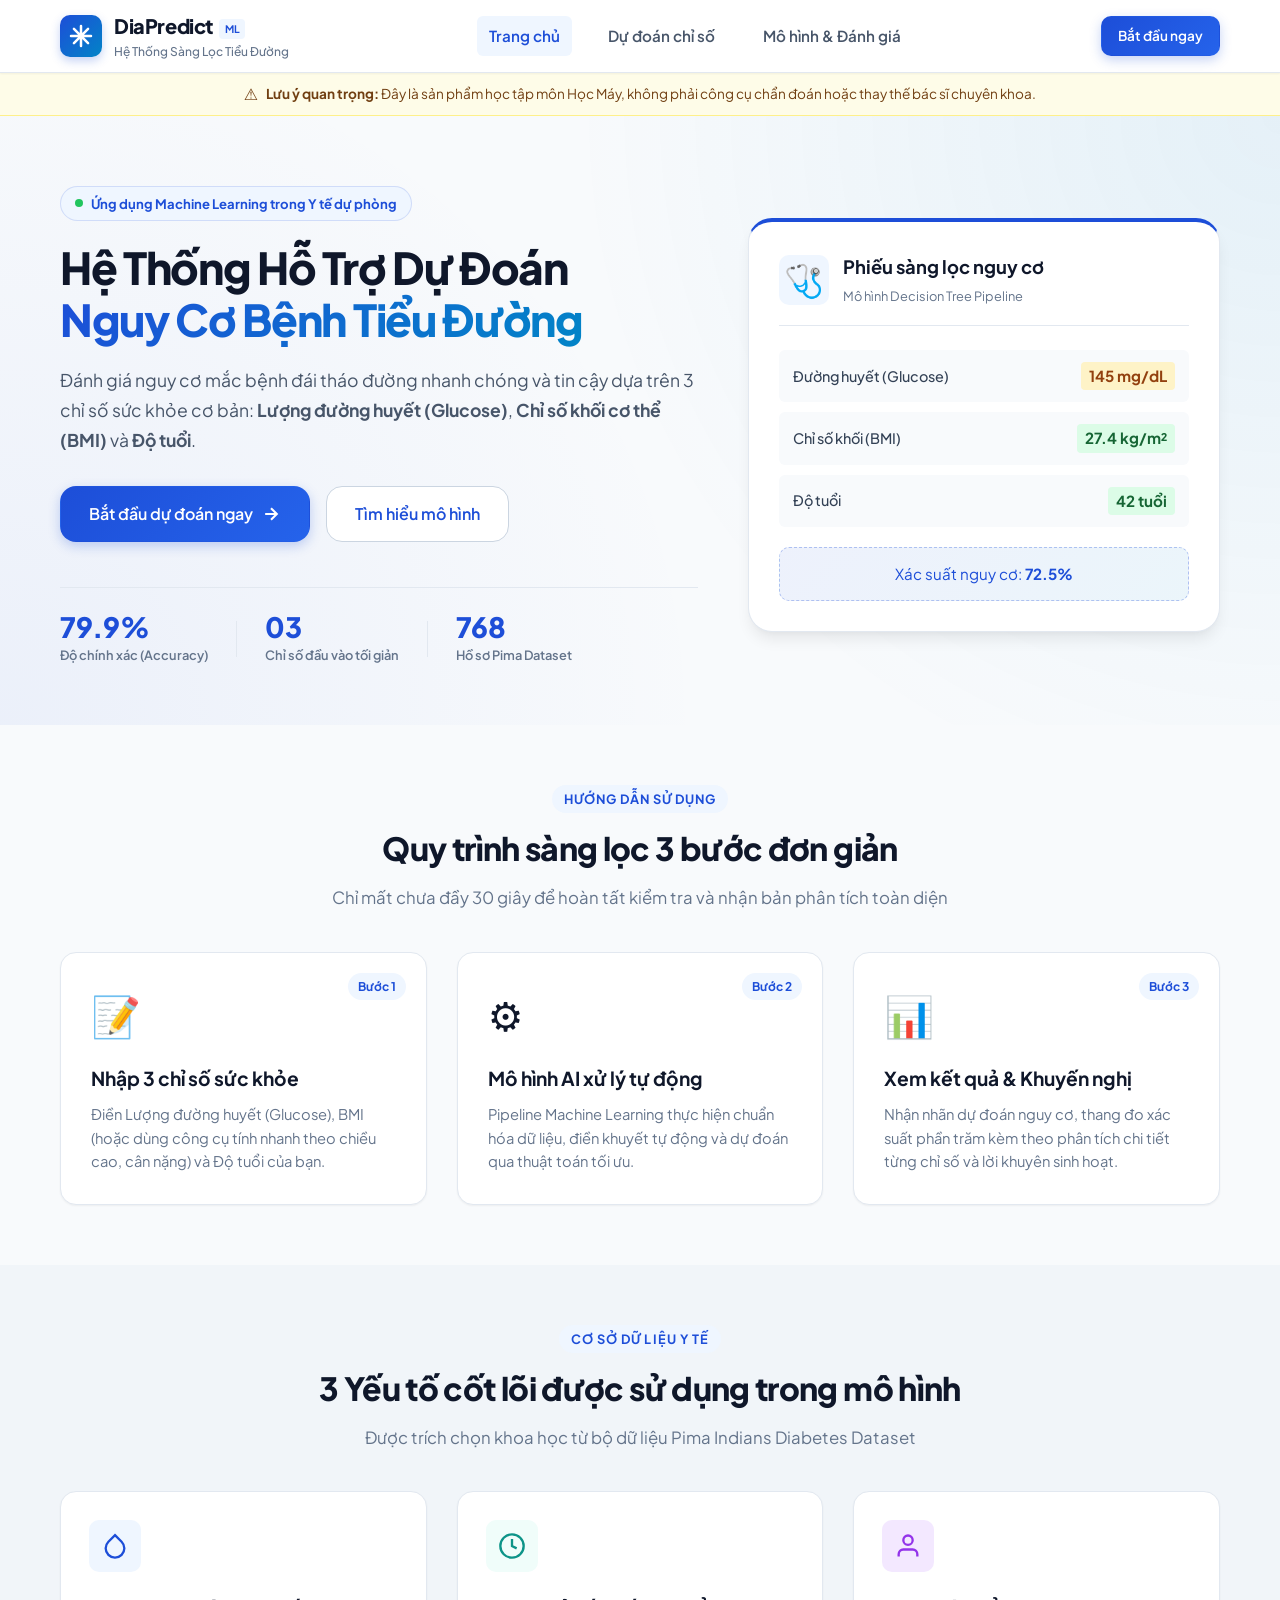
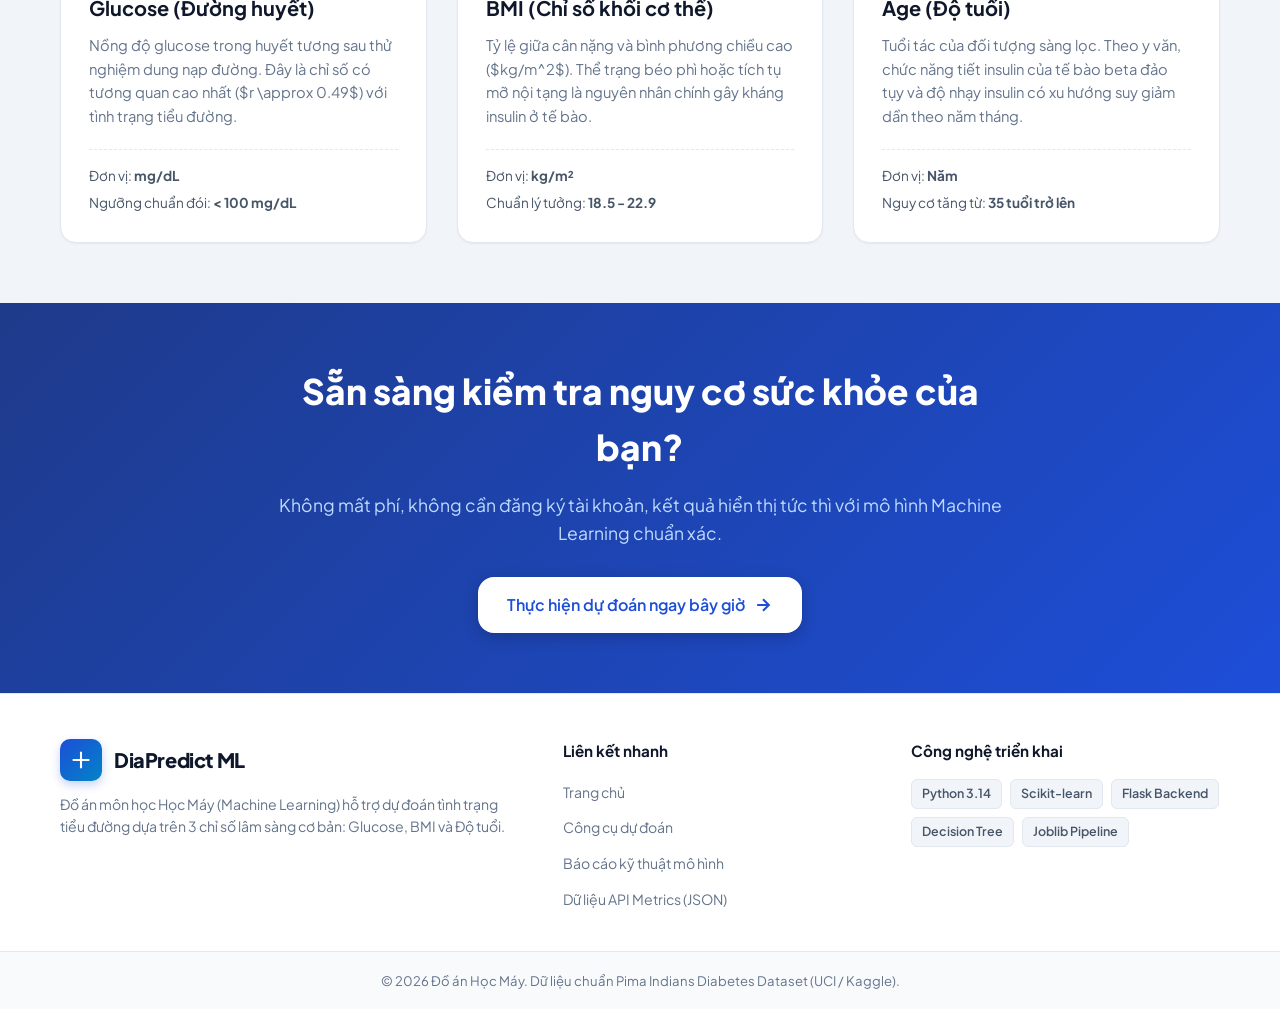
<file: cloudflare_deploy/index.html>
<!DOCTYPE html>
<html lang="vi">
<head>
    <meta charset="UTF-8">
    <meta name="viewport" content="width=device-width, initial-scale=1.0">
    <title>Trang Chủ - Hệ Thống Dự Đoán Nguy Cơ Tiểu Đường ML</title>
    <!-- Favicon Y tế SVG -->
    <link rel="icon" type="image/svg+xml" href="data:image/svg+xml,<svg xmlns='http://www.w3.org/2000/svg' viewBox='0 0 24 24' fill='%231d4ed8'><path d='M19 10.5h-5.5V5c0-.83-.67-1.5-1.5-1.5s-1.5.67-1.5 1.5v5.5H5c-.83 0-1.5.67-1.5 1.5s.67 1.5 1.5 1.5h5.5V19c0 .83.67 1.5 1.5 1.5s1.5-.67 1.5-1.5v-5.5H19c.83 0 1.5-.67 1.5-1.5s-.67-1.5-1.5-1.5z'/></svg>">
    <!-- CSS Tùy biến -->
    <link rel="stylesheet" href="/static/css/style.css">
    <link rel="preconnect" href="https://fonts.googleapis.com">
    <link rel="preconnect" href="https://fonts.gstatic.com" crossorigin>
    <link href="https://fonts.googleapis.com/css2?family=Plus+Jakarta+Sans:wght@400;500;600;700;800&display=swap" rel="stylesheet">
</head>
<body>

    <!-- THANH ĐIỀU HƯỚNG (NAVBAR) -->
    <header class="navbar-header">
        <div class="container navbar-container">
            <a href="/" class="brand-logo">
                <div class="logo-icon">
                    <svg width="24" height="24" viewBox="0 0 24 24" fill="none" stroke="currentColor" stroke-width="2.5" stroke-linecap="round" stroke-linejoin="round">
                        <path d="M12 2v20M2 12h20M4.93 4.93l14.14 14.14M4.93 19.07l14.14-14.14"/>
                    </svg>
                </div>
                <div class="brand-text">
                    <span class="brand-title">DiaPredict<span class="brand-badge">ML</span></span>
                    <span class="brand-sub">Hệ Thống Sàng Lọc Tiểu Đường</span>
                </div>
            </a>

            <nav class="nav-menu">
                <a href="/" class="nav-link active">Trang chủ</a>
                <a href="/predict" class="nav-link ">Dự đoán chỉ số</a>
                <a href="/about" class="nav-link ">Mô hình & Đánh giá</a>
            </nav>

            <div class="nav-action">
                <a href="/predict" class="btn btn-primary btn-sm">Bắt đầu ngay</a>
            </div>
        </div>
    </header>

    <!-- BANNER CẢNH BÁO Y TẾ BẮT BUỘC -->
    <div class="medical-disclaimer-banner">
        <div class="container disclaimer-content">
            <span class="disclaimer-icon">⚠️</span>
            <p><strong>Lưu ý quan trọng:</strong> Đây là sản phẩm học tập môn Học Máy, không phải công cụ chẩn đoán hoặc thay thế bác sĩ chuyên khoa.</p>
        </div>
    </div>

    <!-- NỘI DUNG CHÍNH (MAIN CONTENT) -->
    <main class="main-content">
        
<!-- HERO SECTION -->
<section class="hero-section">
    <div class="container hero-container">
        <div class="hero-text">
            <div class="badge-pill">
                <span class="pulse-dot"></span>
                <span>Ứng dụng Machine Learning trong Y tế dự phòng</span>
            </div>
            <h1 class="hero-title">
                Hệ Thống Hỗ Trợ Dự Đoán <br>
                <span class="text-gradient">Nguy Cơ Bệnh Tiểu Đường</span>
            </h1>
            <p class="hero-subtitle">
                Đánh giá nguy cơ mắc bệnh đái tháo đường nhanh chóng và tin cậy dựa trên 3 chỉ số sức khỏe cơ bản: 
                <strong>Lượng đường huyết (Glucose)</strong>, <strong>Chỉ số khối cơ thể (BMI)</strong> và <strong>Độ tuổi</strong>.
            </p>
            <div class="hero-actions">
                <a href="/predict" class="btn btn-primary btn-lg">
                    Bắt đầu dự đoán ngay
                    <svg width="20" height="20" viewBox="0 0 24 24" fill="none" stroke="currentColor" stroke-width="2.5"><path d="M5 12h14M12 5l7 7-7 7"/></svg>
                </a>
                <a href="/about" class="btn btn-outline btn-lg">
                    Tìm hiểu mô hình
                </a>
            </div>

            <div class="hero-stats">
                <div class="stat-item">
                    <span class="stat-number">79.9%</span>
                    <span class="stat-label">Độ chính xác (Accuracy)</span>
                </div>
                <div class="stat-divider"></div>
                <div class="stat-item">
                    <span class="stat-number">03</span>
                    <span class="stat-label">Chỉ số đầu vào tối giản</span>
                </div>
                <div class="stat-divider"></div>
                <div class="stat-item">
                    <span class="stat-number">768</span>
                    <span class="stat-label">Hồ sơ Pima Dataset</span>
                </div>
            </div>
        </div>

        <div class="hero-card-preview">
            <div class="preview-card">
                <div class="preview-header">
                    <div class="preview-icon">🩺</div>
                    <div>
                        <h4 class="preview-title">Phiếu sàng lọc nguy cơ</h4>
                        <span class="preview-sub">Mô hình Decision Tree Pipeline</span>
                    </div>
                </div>
                <div class="preview-body">
                    <div class="preview-metric">
                        <span class="p-name">Đường huyết (Glucose)</span>
                        <span class="p-val val-warning">145 mg/dL</span>
                    </div>
                    <div class="preview-metric">
                        <span class="p-name">Chỉ số khối (BMI)</span>
                        <span class="p-val val-normal">27.4 kg/m²</span>
                    </div>
                    <div class="preview-metric">
                        <span class="p-name">Độ tuổi</span>
                        <span class="p-val val-normal">42 tuổi</span>
                    </div>
                    <div class="preview-result">
                        <div class="result-badge-demo">
                            <span>Xác suất nguy cơ: <strong>72.5%</strong></span>
                        </div>
                    </div>
                </div>
            </div>
        </div>
    </div>
</section>

<!-- QUY TRÌNH 3 BƯỚC SỬ DỤNG -->
<section class="section steps-section">
    <div class="container">
        <div class="section-header text-center">
            <span class="sub-badge">Hướng dẫn sử dụng</span>
            <h2 class="section-title">Quy trình sàng lọc 3 bước đơn giản</h2>
            <p class="section-subtitle">Chỉ mất chưa đầy 30 giây để hoàn tất kiểm tra và nhận bản phân tích toàn diện</p>
        </div>

        <div class="steps-grid">
            <div class="step-card">
                <div class="step-badge">Bước 1</div>
                <div class="step-icon">📝</div>
                <h3 class="step-title">Nhập 3 chỉ số sức khỏe</h3>
                <p class="step-desc">
                    Điền Lượng đường huyết (Glucose), BMI (hoặc dùng công cụ tính nhanh theo chiều cao, cân nặng) và Độ tuổi của bạn.
                </p>
            </div>

            <div class="step-card">
                <div class="step-badge">Bước 2</div>
                <div class="step-icon">⚙️</div>
                <h3 class="step-title">Mô hình AI xử lý tự động</h3>
                <p class="step-desc">
                    Pipeline Machine Learning thực hiện chuẩn hóa dữ liệu, điền khuyết tự động và dự đoán qua thuật toán tối ưu.
                </p>
            </div>

            <div class="step-card">
                <div class="step-badge">Bước 3</div>
                <div class="step-icon">📊</div>
                <h3 class="step-title">Xem kết quả & Khuyến nghị</h3>
                <p class="step-desc">
                    Nhận nhãn dự đoán nguy cơ, thang đo xác suất phần trăm kèm theo phân tích chi tiết từng chỉ số và lời khuyên sinh hoạt.
                </p>
            </div>
        </div>
    </div>
</section>

<!-- Ý NGHĨA 3 CHỈ SỐ LÂM SÀNG -->
<section class="section features-section bg-light">
    <div class="container">
        <div class="section-header text-center">
            <span class="sub-badge">Cơ sở dữ liệu y tế</span>
            <h2 class="section-title">3 Yếu tố cốt lõi được sử dụng trong mô hình</h2>
            <p class="section-subtitle">Được trích chọn khoa học từ bộ dữ liệu Pima Indians Diabetes Dataset</p>
        </div>

        <div class="features-grid">
            <div class="feature-card">
                <div class="feature-icon-wrapper icon-blue">
                    <svg width="28" height="28" viewBox="0 0 24 24" fill="none" stroke="currentColor" stroke-width="2"><path d="M12 2.69l5.66 5.66a8 8 0 1 1-11.31 0z"/></svg>
                </div>
                <h3 class="feature-title">Glucose (Đường huyết)</h3>
                <p class="feature-desc">
                    Nồng độ glucose trong huyết tương sau thử nghiệm dung nạp đường. Đây là chỉ số có tương quan cao nhất ($r \approx 0.49$) với tình trạng tiểu đường.
                </p>
                <div class="feature-meta">
                    <span>Đơn vị: <strong>mg/dL</strong></span>
                    <span>Ngưỡng chuẩn đói: <strong>&lt; 100 mg/dL</strong></span>
                </div>
            </div>

            <div class="feature-card">
                <div class="feature-icon-wrapper icon-teal">
                    <svg width="28" height="28" viewBox="0 0 24 24" fill="none" stroke="currentColor" stroke-width="2"><circle cx="12" cy="12" r="10"/><path d="M12 6v6l4 2"/></svg>
                </div>
                <h3 class="feature-title">BMI (Chỉ số khối cơ thể)</h3>
                <p class="feature-desc">
                    Tỷ lệ giữa cân nặng và bình phương chiều cao ($kg/m^2$). Thể trạng béo phì hoặc tích tụ mỡ nội tạng là nguyên nhân chính gây kháng insulin ở tế bào.
                </p>
                <div class="feature-meta">
                    <span>Đơn vị: <strong>kg/m²</strong></span>
                    <span>Chuẩn lý tưởng: <strong>18.5 - 22.9</strong></span>
                </div>
            </div>

            <div class="feature-card">
                <div class="feature-icon-wrapper icon-purple">
                    <svg width="28" height="28" viewBox="0 0 24 24" fill="none" stroke="currentColor" stroke-width="2"><path d="M20 21v-2a4 4 0 0 0-4-4H8a4 4 0 0 0-4 4v2"/><circle cx="12" cy="7" r="4"/></svg>
                </div>
                <h3 class="feature-title">Age (Độ tuổi)</h3>
                <p class="feature-desc">
                    Tuổi tác của đối tượng sàng lọc. Theo y văn, chức năng tiết insulin của tế bào beta đảo tụy và độ nhạy insulin có xu hướng suy giảm dần theo năm tháng.
                </p>
                <div class="feature-meta">
                    <span>Đơn vị: <strong>Năm</strong></span>
                    <span>Nguy cơ tăng từ: <strong>35 tuổi trở lên</strong></span>
                </div>
            </div>
        </div>
    </div>
</section>

<!-- CALL TO ACTION BANNER -->
<section class="section cta-section">
    <div class="container cta-container text-center">
        <h2 class="cta-title">Sẵn sàng kiểm tra nguy cơ sức khỏe của bạn?</h2>
        <p class="cta-desc">Không mất phí, không cần đăng ký tài khoản, kết quả hiển thị tức thì với mô hình Machine Learning chuẩn xác.</p>
        <a href="/predict" class="btn btn-primary btn-lg">
            Thực hiện dự đoán ngay bây giờ
            <svg width="20" height="20" viewBox="0 0 24 24" fill="none" stroke="currentColor" stroke-width="2.5"><path d="M5 12h14M12 5l7 7-7 7"/></svg>
        </a>
    </div>
</section>

    </main>

    <!-- CHÂN TRANG (FOOTER) -->
    <footer class="footer">
        <div class="container footer-container">
            <div class="footer-col">
                <div class="brand-logo footer-logo">
                    <div class="logo-icon">
                        <svg width="20" height="20" viewBox="0 0 24 24" fill="none" stroke="currentColor" stroke-width="2.5">
                            <path d="M12 2v20M2 12h20"/>
                        </svg>
                    </div>
                    <span class="brand-title">DiaPredict ML</span>
                </div>
                <p class="footer-desc">
                    Đồ án môn học Học Máy (Machine Learning) hỗ trợ dự đoán tình trạng tiểu đường dựa trên 3 chỉ số lâm sàng cơ bản: Glucose, BMI và Độ tuổi.
                </p>
            </div>

            <div class="footer-col">
                <h4 class="footer-heading">Liên kết nhanh</h4>
                <ul class="footer-links">
                    <li><a href="/">Trang chủ</a></li>
                    <li><a href="/predict">Công cụ dự đoán</a></li>
                    <li><a href="/about">Báo cáo kỹ thuật mô hình</a></li>
                    <li><a href="/api/metrics" target="_blank">Dữ liệu API Metrics (JSON)</a></li>
                </ul>
            </div>

            <div class="footer-col">
                <h4 class="footer-heading">Công nghệ triển khai</h4>
                <div class="tech-tags">
                    <span class="tech-tag">Python 3.14</span>
                    <span class="tech-tag">Scikit-learn</span>
                    <span class="tech-tag">Flask Backend</span>
                    <span class="tech-tag">Decision Tree</span>
                    <span class="tech-tag">Joblib Pipeline</span>
                </div>
            </div>
        </div>
        <div class="footer-bottom">
            <div class="container text-center">
                <p>&copy; 2026 Đồ án Học Máy. Dữ liệu chuẩn Pima Indians Diabetes Dataset (UCI / Kaggle).</p>
            </div>
        </div>
    </footer>

    <!-- JAVASCRIPT TÙY BIẾN -->
    <script src="/static/js/script.js"></script>
    
</body>
</html>
</file>
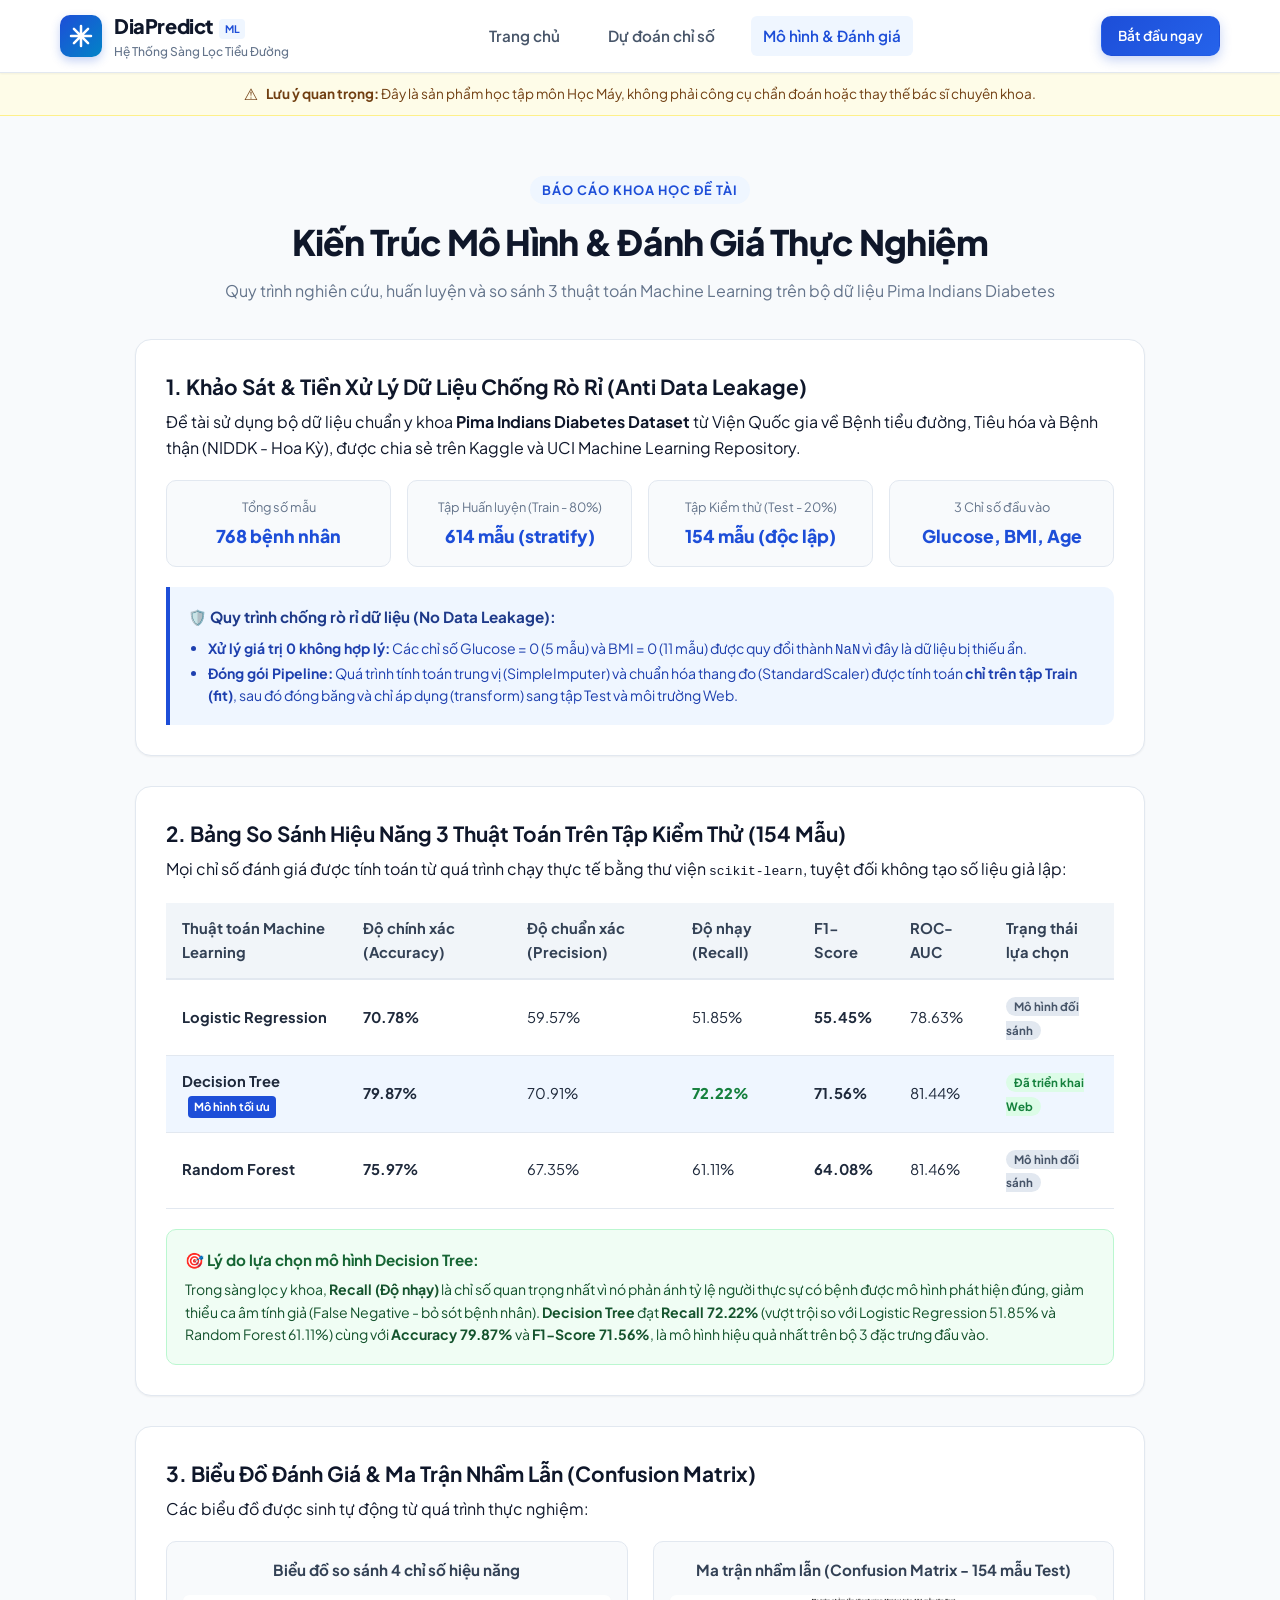
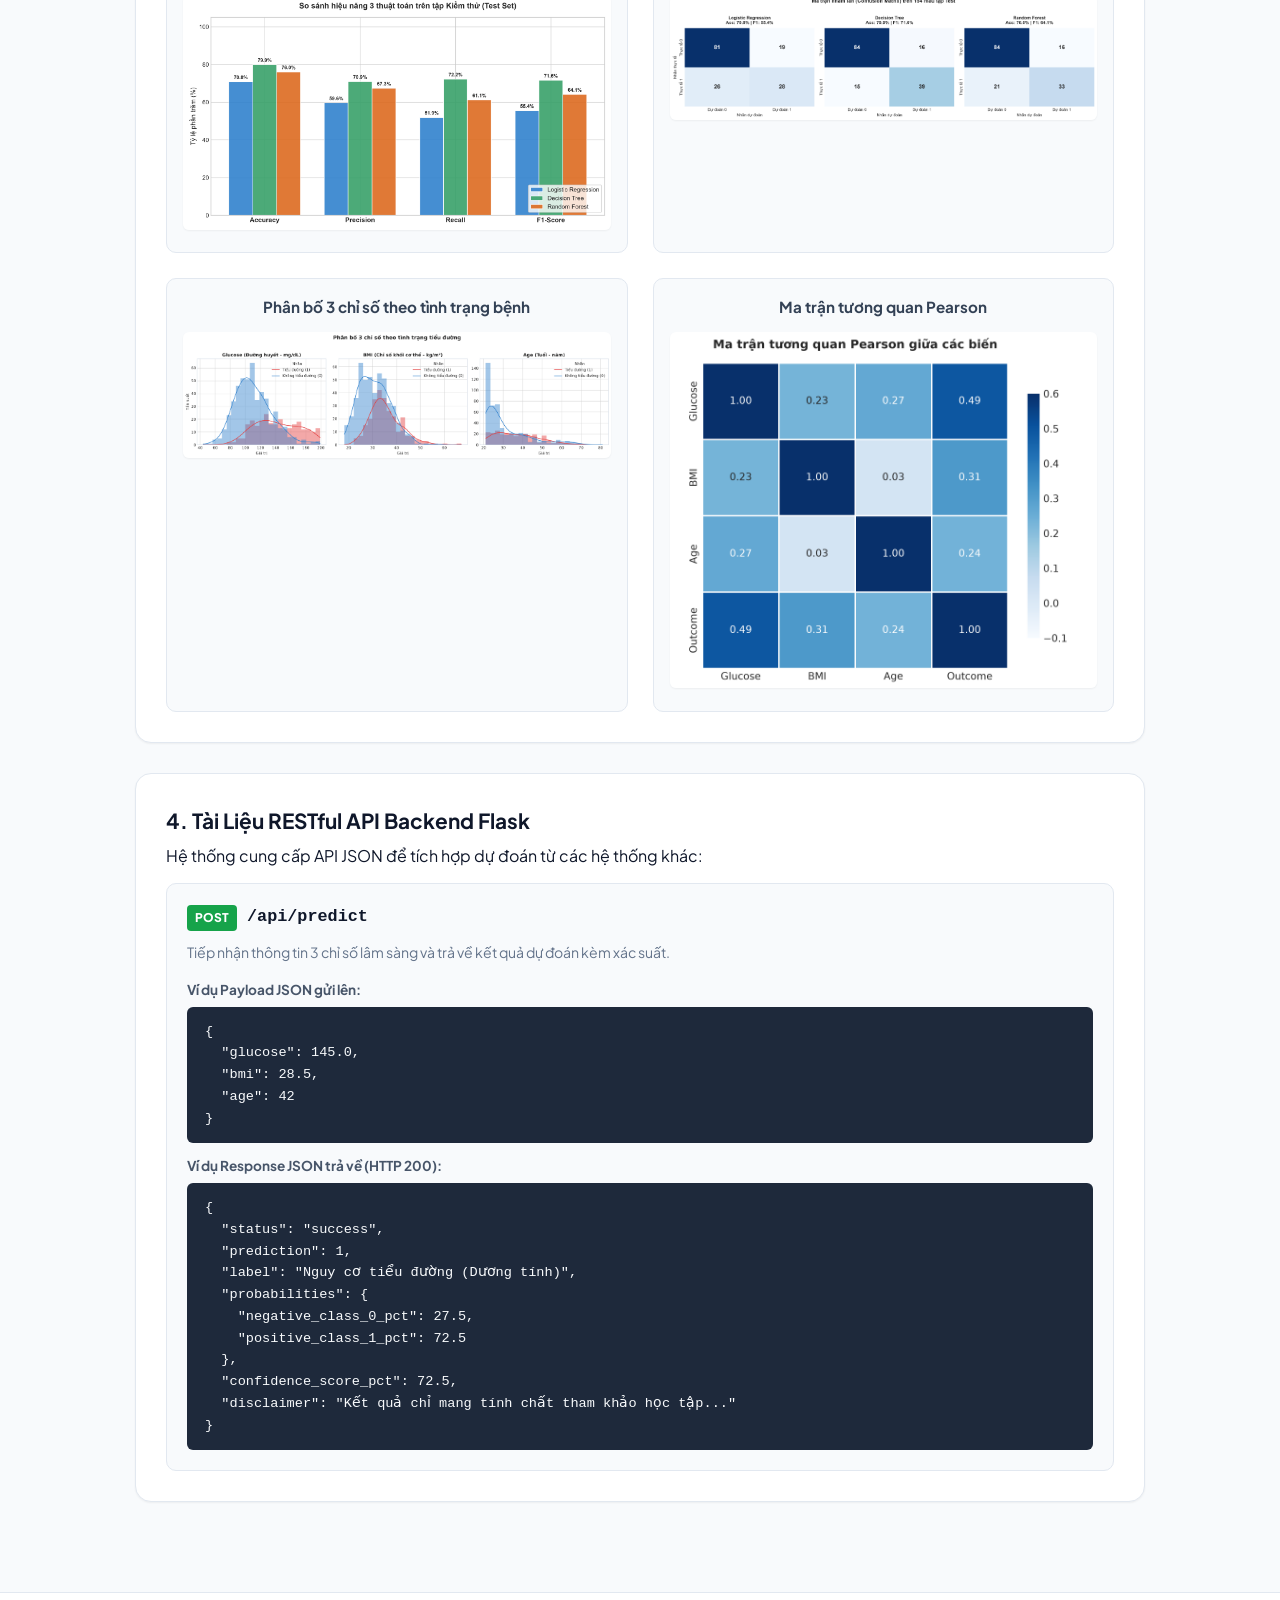
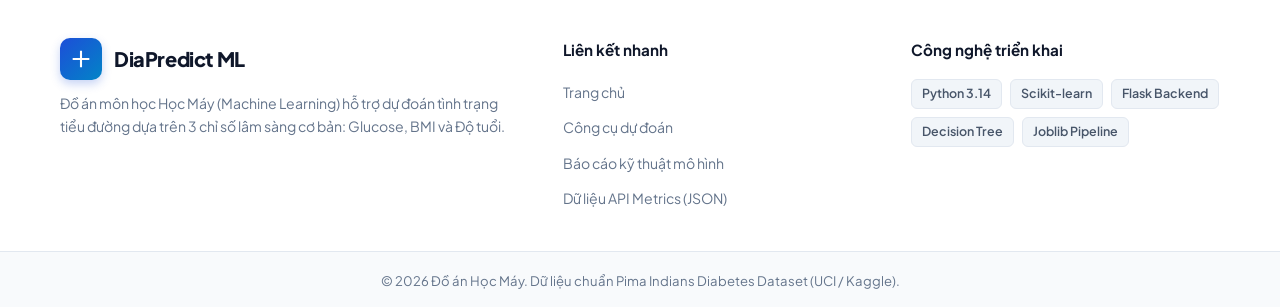
<file: cloudflare_deploy/about.html>
<!DOCTYPE html>
<html lang="vi">
<head>
    <meta charset="UTF-8">
    <meta name="viewport" content="width=device-width, initial-scale=1.0">
    <title>Giới Thiệu Mô Hình & Đánh Giá - DiaPredict ML</title>
    <!-- Favicon Y tế SVG -->
    <link rel="icon" type="image/svg+xml" href="data:image/svg+xml,<svg xmlns='http://www.w3.org/2000/svg' viewBox='0 0 24 24' fill='%231d4ed8'><path d='M19 10.5h-5.5V5c0-.83-.67-1.5-1.5-1.5s-1.5.67-1.5 1.5v5.5H5c-.83 0-1.5.67-1.5 1.5s.67 1.5 1.5 1.5h5.5V19c0 .83.67 1.5 1.5 1.5s1.5-.67 1.5-1.5v-5.5H19c.83 0 1.5-.67 1.5-1.5s-.67-1.5-1.5-1.5z'/></svg>">
    <!-- CSS Tùy biến -->
    <link rel="stylesheet" href="/static/css/style.css">
    <link rel="preconnect" href="https://fonts.googleapis.com">
    <link rel="preconnect" href="https://fonts.gstatic.com" crossorigin>
    <link href="https://fonts.googleapis.com/css2?family=Plus+Jakarta+Sans:wght@400;500;600;700;800&display=swap" rel="stylesheet">
</head>
<body>

    <!-- THANH ĐIỀU HƯỚNG (NAVBAR) -->
    <header class="navbar-header">
        <div class="container navbar-container">
            <a href="/" class="brand-logo">
                <div class="logo-icon">
                    <svg width="24" height="24" viewBox="0 0 24 24" fill="none" stroke="currentColor" stroke-width="2.5" stroke-linecap="round" stroke-linejoin="round">
                        <path d="M12 2v20M2 12h20M4.93 4.93l14.14 14.14M4.93 19.07l14.14-14.14"/>
                    </svg>
                </div>
                <div class="brand-text">
                    <span class="brand-title">DiaPredict<span class="brand-badge">ML</span></span>
                    <span class="brand-sub">Hệ Thống Sàng Lọc Tiểu Đường</span>
                </div>
            </a>

            <nav class="nav-menu">
                <a href="/" class="nav-link ">Trang chủ</a>
                <a href="/predict" class="nav-link ">Dự đoán chỉ số</a>
                <a href="/about" class="nav-link active">Mô hình & Đánh giá</a>
            </nav>

            <div class="nav-action">
                <a href="/predict" class="btn btn-primary btn-sm">Bắt đầu ngay</a>
            </div>
        </div>
    </header>

    <!-- BANNER CẢNH BÁO Y TẾ BẮT BUỘC -->
    <div class="medical-disclaimer-banner">
        <div class="container disclaimer-content">
            <span class="disclaimer-icon">⚠️</span>
            <p><strong>Lưu ý quan trọng:</strong> Đây là sản phẩm học tập môn Học Máy, không phải công cụ chẩn đoán hoặc thay thế bác sĩ chuyên khoa.</p>
        </div>
    </div>

    <!-- NỘI DUNG CHÍNH (MAIN CONTENT) -->
    <main class="main-content">
        
<section class="section about-section">
    <div class="container about-container">
        
        <div class="page-title-block text-center">
            <span class="sub-badge">Báo cáo khoa học đề tài</span>
            <h1 class="page-main-title">Kiến Trúc Mô Hình & Đánh Giá Thực Nghiệm</h1>
            <p class="page-main-desc">
                Quy trình nghiên cứu, huấn luyện và so sánh 3 thuật toán Machine Learning trên bộ dữ liệu Pima Indians Diabetes
            </p>
        </div>

        <!-- 1. TỔNG QUAN DỮ LIỆU & TIỀN XỬ LÝ -->
        <div class="card about-card">
            <h3 class="section-card-title">1. Khảo Sát & Tiền Xử Lý Dữ Liệu Chống Rò Rỉ (Anti Data Leakage)</h3>
            <p>
                Đề tài sử dụng bộ dữ liệu chuẩn y khoa <strong>Pima Indians Diabetes Dataset</strong> từ Viện Quốc gia về Bệnh tiểu đường, Tiêu hóa và Bệnh thận (NIDDK - Hoa Kỳ), được chia sẻ trên Kaggle và UCI Machine Learning Repository.
            </p>
            <div class="info-badges-grid">
                <div class="info-badge-item">
                    <span class="ib-title">Tổng số mẫu</span>
                    <span class="ib-value">768 bệnh nhân</span>
                </div>
                <div class="info-badge-item">
                    <span class="ib-title">Tập Huấn luyện (Train - 80%)</span>
                    <span class="ib-value">614 mẫu (stratify)</span>
                </div>
                <div class="info-badge-item">
                    <span class="ib-title">Tập Kiểm thử (Test - 20%)</span>
                    <span class="ib-value">154 mẫu (độc lập)</span>
                </div>
                <div class="info-badge-item">
                    <span class="ib-title">3 Chỉ số đầu vào</span>
                    <span class="ib-value">Glucose, BMI, Age</span>
                </div>
            </div>

            <div class="leakage-explanation-box">
                <h4>🛡️ Quy trình chống rò rỉ dữ liệu (No Data Leakage):</h4>
                <ul>
                    <li><strong>Xử lý giá trị 0 không hợp lý:</strong> Các chỉ số Glucose = 0 (5 mẫu) và BMI = 0 (11 mẫu) được quy đổi thành <code>NaN</code> vì đây là dữ liệu bị thiếu ẩn.</li>
                    <li><strong>Đóng gói Pipeline:</strong> Quá trình tính toán trung vị (SimpleImputer) và chuẩn hóa thang đo (StandardScaler) được tính toán <strong>chỉ trên tập Train (fit)</strong>, sau đó đóng băng và chỉ áp dụng (transform) sang tập Test và môi trường Web.</li>
                </ul>
            </div>
        </div>

        <!-- 2. BẢNG SO SÁNH HIỆU NĂNG THỰC TẾ 3 THUẬT TOÁN -->
        <div class="card about-card">
            <h3 class="section-card-title">2. Bảng So Sánh Hiệu Năng 3 Thuật Toán Trên Tập Kiểm Thử (154 Mẫu)</h3>
            <p>
                Mọi chỉ số đánh giá được tính toán từ quá trình chạy thực tế bằng thư viện <code>scikit-learn</code>, tuyệt đối không tạo số liệu giả lập:
            </p>

            <div class="table-responsive">
                <table class="table-custom">
                    <thead>
                        <tr>
                            <th>Thuật toán Machine Learning</th>
                            <th>Độ chính xác (Accuracy)</th>
                            <th>Độ chuẩn xác (Precision)</th>
                            <th>Độ nhạy (Recall)</th>
                            <th>F1-Score</th>
                            <th>ROC-AUC</th>
                            <th>Trạng thái lựa chọn</th>
                        </tr>
                    </thead>
                    <tbody>
                        
                            
                            <tr class="">
                                <td>
                                    <strong>Logistic Regression</strong>
                                    
                                </td>
                                <td><strong>70.78%</strong></td>
                                <td>59.57%</td>
                                <td><span class="">51.85%</span></td>
                                <td><strong>55.45%</strong></td>
                                <td>78.63%</td>
                                <td>
                                    
                                    <span class="status-pill pill-muted">Mô hình đối sánh</span>
                                    
                                </td>
                            </tr>
                            
                            <tr class="row-highlight">
                                <td>
                                    <strong>Decision Tree</strong>
                                    
                                    <span class="badge-chosen">Mô hình tối ưu</span>
                                    
                                </td>
                                <td><strong>79.87%</strong></td>
                                <td>70.91%</td>
                                <td><span class="text-bold-green">72.22%</span></td>
                                <td><strong>71.56%</strong></td>
                                <td>81.44%</td>
                                <td>
                                    
                                    <span class="status-pill pill-success">Đã triển khai Web</span>
                                    
                                </td>
                            </tr>
                            
                            <tr class="">
                                <td>
                                    <strong>Random Forest</strong>
                                    
                                </td>
                                <td><strong>75.97%</strong></td>
                                <td>67.35%</td>
                                <td><span class="">61.11%</span></td>
                                <td><strong>64.08%</strong></td>
                                <td>81.46%</td>
                                <td>
                                    
                                    <span class="status-pill pill-muted">Mô hình đối sánh</span>
                                    
                                </td>
                            </tr>
                            
                        
                    </tbody>
                </table>
            </div>

            <div class="rationale-box">
                <h4>🎯 Lý do lựa chọn mô hình Decision Tree:</h4>
                <p>
                    Trong sàng lọc y khoa, <strong>Recall (Độ nhạy)</strong> là chỉ số quan trọng nhất vì nó phản ánh tỷ lệ người thực sự có bệnh được mô hình phát hiện đúng, giảm thiểu ca âm tính giả (False Negative - bỏ sót bệnh nhân). <strong>Decision Tree</strong> đạt <strong>Recall 72.22%</strong> (vượt trội so với Logistic Regression 51.85% và Random Forest 61.11%) cùng với <strong>Accuracy 79.87%</strong> và <strong>F1-Score 71.56%</strong>, là mô hình hiệu quả nhất trên bộ 3 đặc trưng đầu vào.
                </p>
            </div>
        </div>

        <!-- 3. BIỂU ĐỒ TRỰC QUAN HÓA SO SÁNH & MA TRẬN NHẦM LẪN -->
        <div class="card about-card">
            <h3 class="section-card-title">3. Biểu Đồ Đánh Giá & Ma Trận Nhầm Lẫn (Confusion Matrix)</h3>
            <p>Các biểu đồ được sinh tự động từ quá trình thực nghiệm:</p>

            <div class="charts-grid-2">
                <div class="chart-box">
                    <h4 class="chart-title">Biểu đồ so sánh 4 chỉ số hiệu năng</h4>
                    <img src="/static/images/model_comparison.png" alt="So sánh mô hình" class="img-responsive chart-img">
                </div>
                <div class="chart-box">
                    <h4 class="chart-title">Ma trận nhầm lẫn (Confusion Matrix - 154 mẫu Test)</h4>
                    <img src="/static/images/confusion_matrix_all.png" alt="Confusion Matrix" class="img-responsive chart-img">
                </div>
            </div>

            <div class="charts-grid-2 mt-4">
                <div class="chart-box">
                    <h4 class="chart-title">Phân bố 3 chỉ số theo tình trạng bệnh</h4>
                    <img src="/static/images/feature_distributions.png" alt="Phân bố chỉ số" class="img-responsive chart-img">
                </div>
                <div class="chart-box">
                    <h4 class="chart-title">Ma trận tương quan Pearson</h4>
                    <img src="/static/images/correlation_matrix.png" alt="Ma trận tương quan" class="img-responsive chart-img">
                </div>
            </div>
        </div>

        <!-- 4. THÔNG TIN API PHỤC VỤ TÍCH HỢP -->
        <div class="card about-card">
            <h3 class="section-card-title">4. Tài Liệu RESTful API Backend Flask</h3>
            <p>Hệ thống cung cấp API JSON để tích hợp dự đoán từ các hệ thống khác:</p>

            <div class="api-docs-box">
                <div class="api-endpoint">
                    <span class="api-method method-post">POST</span>
                    <span class="api-url">/api/predict</span>
                </div>
                <p class="api-desc">Tiếp nhận thông tin 3 chỉ số lâm sàng và trả về kết quả dự đoán kèm xác suất.</p>

                <h5 class="api-subtitle">Ví dụ Payload JSON gửi lên:</h5>
                <pre class="code-block"><code>{
  "glucose": 145.0,
  "bmi": 28.5,
  "age": 42
}</code></pre>

                <h5 class="api-subtitle">Ví dụ Response JSON trả về (HTTP 200):</h5>
                <pre class="code-block"><code>{
  "status": "success",
  "prediction": 1,
  "label": "Nguy cơ tiểu đường (Dương tính)",
  "probabilities": {
    "negative_class_0_pct": 27.5,
    "positive_class_1_pct": 72.5
  },
  "confidence_score_pct": 72.5,
  "disclaimer": "Kết quả chỉ mang tính chất tham khảo học tập..."
}</code></pre>
            </div>
        </div>

    </div>
</section>

    </main>

    <!-- CHÂN TRANG (FOOTER) -->
    <footer class="footer">
        <div class="container footer-container">
            <div class="footer-col">
                <div class="brand-logo footer-logo">
                    <div class="logo-icon">
                        <svg width="20" height="20" viewBox="0 0 24 24" fill="none" stroke="currentColor" stroke-width="2.5">
                            <path d="M12 2v20M2 12h20"/>
                        </svg>
                    </div>
                    <span class="brand-title">DiaPredict ML</span>
                </div>
                <p class="footer-desc">
                    Đồ án môn học Học Máy (Machine Learning) hỗ trợ dự đoán tình trạng tiểu đường dựa trên 3 chỉ số lâm sàng cơ bản: Glucose, BMI và Độ tuổi.
                </p>
            </div>

            <div class="footer-col">
                <h4 class="footer-heading">Liên kết nhanh</h4>
                <ul class="footer-links">
                    <li><a href="/">Trang chủ</a></li>
                    <li><a href="/predict">Công cụ dự đoán</a></li>
                    <li><a href="/about">Báo cáo kỹ thuật mô hình</a></li>
                    <li><a href="/api/metrics" target="_blank">Dữ liệu API Metrics (JSON)</a></li>
                </ul>
            </div>

            <div class="footer-col">
                <h4 class="footer-heading">Công nghệ triển khai</h4>
                <div class="tech-tags">
                    <span class="tech-tag">Python 3.14</span>
                    <span class="tech-tag">Scikit-learn</span>
                    <span class="tech-tag">Flask Backend</span>
                    <span class="tech-tag">Decision Tree</span>
                    <span class="tech-tag">Joblib Pipeline</span>
                </div>
            </div>
        </div>
        <div class="footer-bottom">
            <div class="container text-center">
                <p>&copy; 2026 Đồ án Học Máy. Dữ liệu chuẩn Pima Indians Diabetes Dataset (UCI / Kaggle).</p>
            </div>
        </div>
    </footer>

    <!-- JAVASCRIPT TÙY BIẾN -->
    <script src="/static/js/script.js"></script>
    
</body>
</html>
</file>
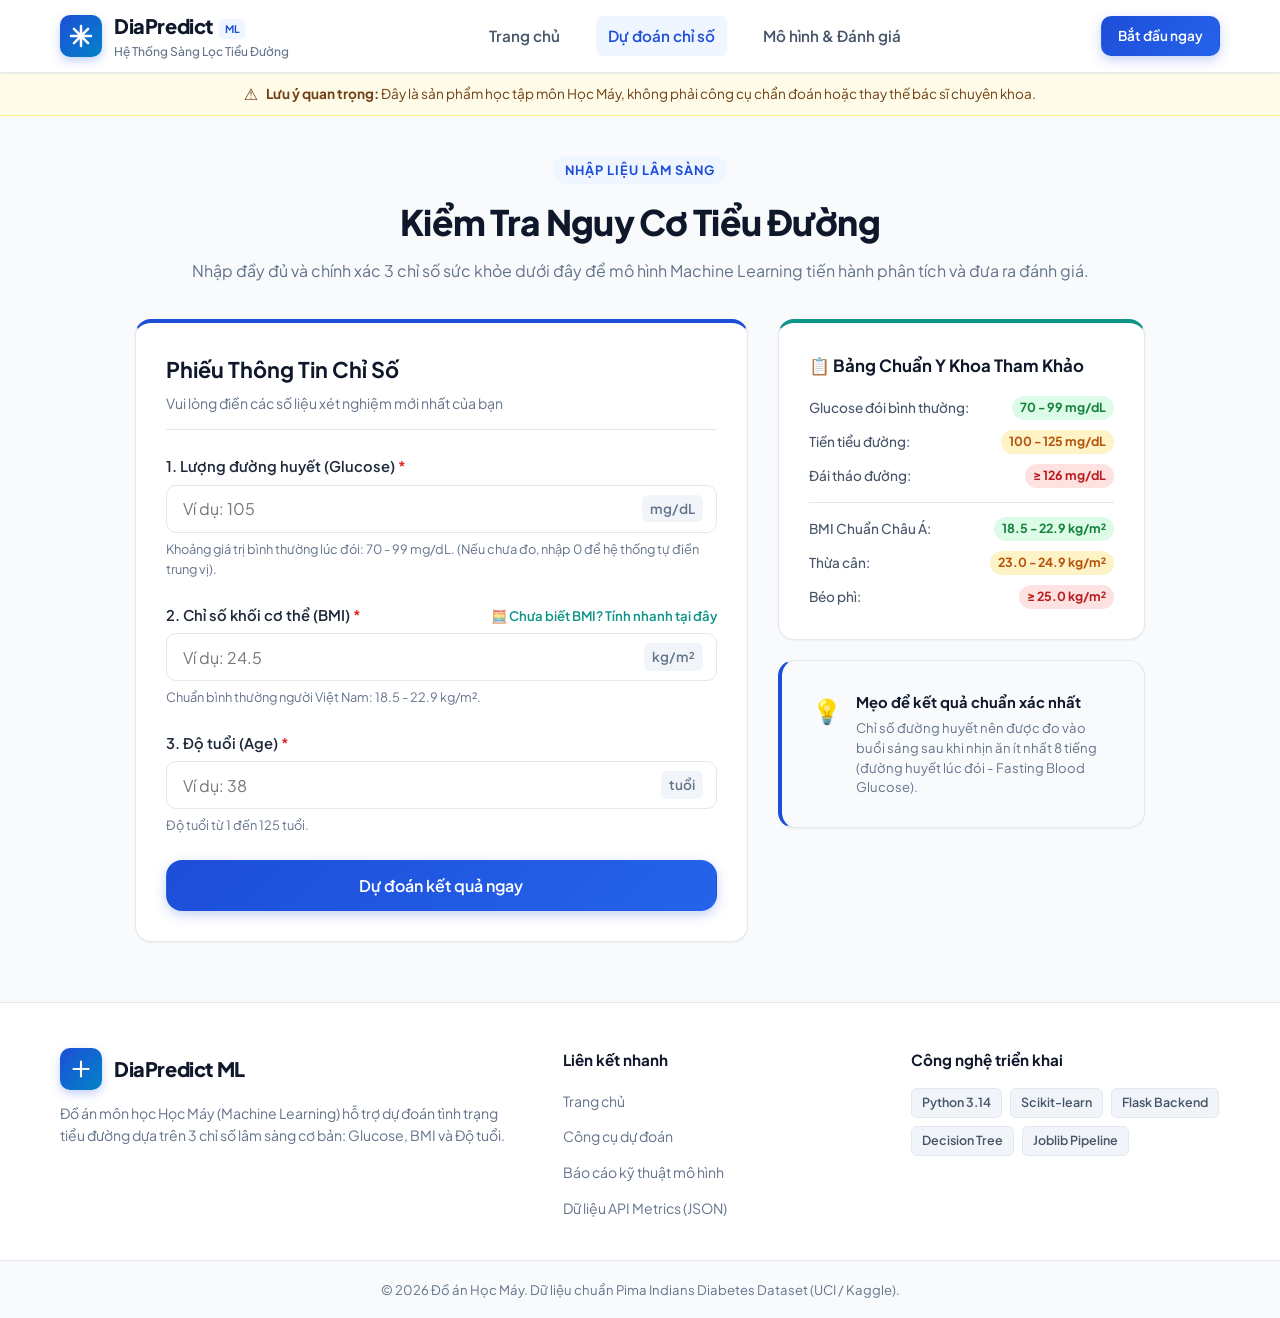
<file: cloudflare_deploy/predict.html>
<!DOCTYPE html>
<html lang="vi">
<head>
    <meta charset="UTF-8">
    <meta name="viewport" content="width=device-width, initial-scale=1.0">
    <title>Dự Đoán Chỉ Số - Hệ Thống Sàng Lọc Tiểu Đường ML</title>
    <!-- Favicon Y tế SVG -->
    <link rel="icon" type="image/svg+xml" href="data:image/svg+xml,<svg xmlns='http://www.w3.org/2000/svg' viewBox='0 0 24 24' fill='%231d4ed8'><path d='M19 10.5h-5.5V5c0-.83-.67-1.5-1.5-1.5s-1.5.67-1.5 1.5v5.5H5c-.83 0-1.5.67-1.5 1.5s.67 1.5 1.5 1.5h5.5V19c0 .83.67 1.5 1.5 1.5s1.5-.67 1.5-1.5v-5.5H19c.83 0 1.5-.67 1.5-1.5s-.67-1.5-1.5-1.5z'/></svg>">
    <!-- CSS Tùy biến -->
    <link rel="stylesheet" href="/static/css/style.css">
    <link rel="preconnect" href="https://fonts.googleapis.com">
    <link rel="preconnect" href="https://fonts.gstatic.com" crossorigin>
    <link href="https://fonts.googleapis.com/css2?family=Plus+Jakarta+Sans:wght@400;500;600;700;800&display=swap" rel="stylesheet">
</head>
<body>

    <!-- THANH ĐIỀU HƯỚNG (NAVBAR) -->
    <header class="navbar-header">
        <div class="container navbar-container">
            <a href="/" class="brand-logo">
                <div class="logo-icon">
                    <svg width="24" height="24" viewBox="0 0 24 24" fill="none" stroke="currentColor" stroke-width="2.5" stroke-linecap="round" stroke-linejoin="round">
                        <path d="M12 2v20M2 12h20M4.93 4.93l14.14 14.14M4.93 19.07l14.14-14.14"/>
                    </svg>
                </div>
                <div class="brand-text">
                    <span class="brand-title">DiaPredict<span class="brand-badge">ML</span></span>
                    <span class="brand-sub">Hệ Thống Sàng Lọc Tiểu Đường</span>
                </div>
            </a>

            <nav class="nav-menu">
                <a href="/" class="nav-link ">Trang chủ</a>
                <a href="/predict" class="nav-link active">Dự đoán chỉ số</a>
                <a href="/about" class="nav-link ">Mô hình & Đánh giá</a>
            </nav>

            <div class="nav-action">
                <a href="/predict" class="btn btn-primary btn-sm">Bắt đầu ngay</a>
            </div>
        </div>
    </header>

    <!-- BANNER CẢNH BÁO Y TẾ BẮT BUỘC -->
    <div class="medical-disclaimer-banner">
        <div class="container disclaimer-content">
            <span class="disclaimer-icon">⚠️</span>
            <p><strong>Lưu ý quan trọng:</strong> Đây là sản phẩm học tập môn Học Máy, không phải công cụ chẩn đoán hoặc thay thế bác sĩ chuyên khoa.</p>
        </div>
    </div>

    <!-- NỘI DUNG CHÍNH (MAIN CONTENT) -->
    <main class="main-content">
        
<section class="section form-section">
    <div class="container form-page-container">
        
        <div class="page-title-block text-center">
            <span class="sub-badge">Nhập liệu lâm sàng</span>
            <h1 class="page-main-title">Kiểm Tra Nguy Cơ Tiểu Đường</h1>
            <p class="page-main-desc">
                Nhập đầy đủ và chính xác 3 chỉ số sức khỏe dưới đây để mô hình Machine Learning tiến hành phân tích và đưa ra đánh giá.
            </p>
        </div>

        

        <div class="form-layout-grid">
            <!-- CỘT TRÁI: FORM NHẬP LIỆU CHÍNH -->
            <div class="card form-card">
                <div class="card-header">
                    <h3 class="card-title">Phiếu Thông Tin Chỉ Số</h3>
                    <p class="card-subtitle">Vui lòng điền các số liệu xét nghiệm mới nhất của bạn</p>
                </div>

                <form action="/predict" method="POST" id="predictionForm" novalidate>
                    <!-- 1. GLUCOSE -->
                    <div class="form-group">
                        <label for="glucose" class="form-label">
                            1. Lượng đường huyết (Glucose) <span class="required">*</span>
                        </label>
                        <div class="input-wrapper">
                            <input type="number" 
                                   id="glucose" 
                                   name="glucose" 
                                   class="form-control" 
                                   placeholder="Ví dụ: 105" 
                                   step="0.1" 
                                   min="0" 
                                   max="500" 
                                   value="" 
                                   required>
                            <span class="input-unit">mg/dL</span>
                        </div>
                        <span class="form-hint">Khoảng giá trị bình thường lúc đói: 70 - 99 mg/dL. (Nếu chưa đo, nhập 0 để hệ thống tự điền trung vị).</span>
                        <div class="invalid-feedback" id="glucoseError"></div>
                    </div>

                    <!-- 2. BMI -->
                    <div class="form-group">
                        <div class="label-with-helper">
                            <label for="bmi" class="form-label">
                                2. Chỉ số khối cơ thể (BMI) <span class="required">*</span>
                            </label>
                            <button type="button" class="btn-text-helper" id="toggleBmiCalcBtn">
                                🧮 Chưa biết BMI? Tính nhanh tại đây
                            </button>
                        </div>
                        <div class="input-wrapper">
                            <input type="number" 
                                   id="bmi" 
                                   name="bmi" 
                                   class="form-control" 
                                   placeholder="Ví dụ: 24.5" 
                                   step="0.1" 
                                   min="0" 
                                   max="100" 
                                   value="" 
                                   required>
                            <span class="input-unit">kg/m²</span>
                        </div>
                        <span class="form-hint">Chuẩn bình thường người Việt Nam: 18.5 - 22.9 kg/m².</span>
                        <div class="invalid-feedback" id="bmiError"></div>

                        <!-- CÔNG CỤ TÍNH NHANH BMI (ẨN/HIỆN) -->
                        <div class="bmi-quick-calculator" id="bmiQuickCalc" style="display: none;">
                            <div class="bmi-calc-header">
                                <strong>Công cụ tính nhanh BMI:</strong>
                            </div>
                            <div class="bmi-calc-inputs">
                                <div class="calc-field">
                                    <label>Chiều cao (cm):</label>
                                    <input type="number" id="calcHeight" placeholder="Ví dụ: 165" min="50" max="250">
                                </div>
                                <div class="calc-field">
                                    <label>Cân nặng (kg):</label>
                                    <input type="number" id="calcWeight" placeholder="Ví dụ: 62" min="10" max="250" step="0.5">
                                </div>
                                <button type="button" class="btn btn-sm btn-teal" id="btnCalculateBmi">Tính & Điền</button>
                            </div>
                            <div class="bmi-calc-result" id="bmiCalcResult"></div>
                        </div>
                    </div>

                    <!-- 3. AGE -->
                    <div class="form-group">
                        <label for="age" class="form-label">
                            3. Độ tuổi (Age) <span class="required">*</span>
                        </label>
                        <div class="input-wrapper">
                            <input type="number" 
                                   id="age" 
                                   name="age" 
                                   class="form-control" 
                                   placeholder="Ví dụ: 38" 
                                   min="1" 
                                   max="125" 
                                   value="" 
                                   required>
                            <span class="input-unit">tuổi</span>
                        </div>
                        <span class="form-hint">Độ tuổi từ 1 đến 125 tuổi.</span>
                        <div class="invalid-feedback" id="ageError"></div>
                    </div>

                    <!-- NÚT DỰ ĐOÁN -->
                    <div class="form-actions">
                        <button type="submit" class="btn btn-primary btn-block btn-lg" id="submitBtn">
                            <span class="btn-text">Dự đoán kết quả ngay</span>
                            <span class="btn-spinner" style="display: none;">
                                <span class="spinner"></span> Đang phân tích...
                            </span>
                        </button>
                    </div>
                </form>
            </div>

            <!-- CỘT PHẢI: HƯỚNG DẪN & BẢNG THAM KHẢO Y HỌC -->
            <div class="form-sidebar">
                <div class="card info-card">
                    <h4 class="info-title">📋 Bảng Chuẩn Y Khoa Tham Khảo</h4>
                    <div class="ref-table">
                        <div class="ref-row">
                            <span class="ref-label">Glucose đói bình thường:</span>
                            <span class="ref-badge badge-green">70 - 99 mg/dL</span>
                        </div>
                        <div class="ref-row">
                            <span class="ref-label">Tiền tiểu đường:</span>
                            <span class="ref-badge badge-yellow">100 - 125 mg/dL</span>
                        </div>
                        <div class="ref-row">
                            <span class="ref-label">Đái tháo đường:</span>
                            <span class="ref-badge badge-red">&ge; 126 mg/dL</span>
                        </div>
                    </div>
                    <div class="ref-divider"></div>
                    <div class="ref-table">
                        <div class="ref-row">
                            <span class="ref-label">BMI Chuẩn Châu Á:</span>
                            <span class="ref-badge badge-green">18.5 - 22.9 kg/m²</span>
                        </div>
                        <div class="ref-row">
                            <span class="ref-label">Thừa cân:</span>
                            <span class="ref-badge badge-yellow">23.0 - 24.9 kg/m²</span>
                        </div>
                        <div class="ref-row">
                            <span class="ref-label">Béo phì:</span>
                            <span class="ref-badge badge-red">&ge; 25.0 kg/m²</span>
                        </div>
                    </div>
                </div>

                <div class="card tip-card">
                    <div class="tip-icon">💡</div>
                    <div>
                        <h5 class="tip-heading">Mẹo để kết quả chuẩn xác nhất</h5>
                        <p class="tip-text">
                            Chỉ số đường huyết nên được đo vào buổi sáng sau khi nhịn ăn ít nhất 8 tiếng (đường huyết lúc đói - Fasting Blood Glucose).
                        </p>
                    </div>
                </div>
            </div>
        </div>

    </div>
</section>

    </main>

    <!-- CHÂN TRANG (FOOTER) -->
    <footer class="footer">
        <div class="container footer-container">
            <div class="footer-col">
                <div class="brand-logo footer-logo">
                    <div class="logo-icon">
                        <svg width="20" height="20" viewBox="0 0 24 24" fill="none" stroke="currentColor" stroke-width="2.5">
                            <path d="M12 2v20M2 12h20"/>
                        </svg>
                    </div>
                    <span class="brand-title">DiaPredict ML</span>
                </div>
                <p class="footer-desc">
                    Đồ án môn học Học Máy (Machine Learning) hỗ trợ dự đoán tình trạng tiểu đường dựa trên 3 chỉ số lâm sàng cơ bản: Glucose, BMI và Độ tuổi.
                </p>
            </div>

            <div class="footer-col">
                <h4 class="footer-heading">Liên kết nhanh</h4>
                <ul class="footer-links">
                    <li><a href="/">Trang chủ</a></li>
                    <li><a href="/predict">Công cụ dự đoán</a></li>
                    <li><a href="/about">Báo cáo kỹ thuật mô hình</a></li>
                    <li><a href="/api/metrics" target="_blank">Dữ liệu API Metrics (JSON)</a></li>
                </ul>
            </div>

            <div class="footer-col">
                <h4 class="footer-heading">Công nghệ triển khai</h4>
                <div class="tech-tags">
                    <span class="tech-tag">Python 3.14</span>
                    <span class="tech-tag">Scikit-learn</span>
                    <span class="tech-tag">Flask Backend</span>
                    <span class="tech-tag">Decision Tree</span>
                    <span class="tech-tag">Joblib Pipeline</span>
                </div>
            </div>
        </div>
        <div class="footer-bottom">
            <div class="container text-center">
                <p>&copy; 2026 Đồ án Học Máy. Dữ liệu chuẩn Pima Indians Diabetes Dataset (UCI / Kaggle).</p>
            </div>
        </div>
    </footer>

    <!-- JAVASCRIPT TÙY BIẾN -->
    <script src="/static/js/script.js"></script>
    
</body>
</html>
</file>
<file: static/css/style.css>
/* ========================================================
   DIAPREDICT ML - PHONG CÁCH Y TẾ HIỆN ĐẠI (BLUE & WHITE)
   ======================================================== */

:root {
    --primary: #1d4ed8;         /* Xanh dương y tế chuẩn */
    --primary-hover: #1e40af;
    --primary-light: #eff6ff;
    --primary-glow: rgba(29, 78, 216, 0.15);
    
    --teal: #0d9488;
    --teal-light: #f0fdfa;
    
    --success: #15803d;        /* Xanh lá bình thường */
    --success-light: #f0fdf4;
    --success-border: #bbf7d0;
    
    --warning: #b45309;        /* Vàng cảnh báo */
    --warning-light: #fffbeb;
    --warning-border: #fde68a;
    
    --danger: #b91c1c;         /* Đỏ nguy cơ cao */
    --danger-light: #fef2f2;
    --danger-border: #fecaca;
    
    --text-main: #0f172a;      /* Slate 900 */
    --text-muted: #64748b;     /* Slate 500 */
    --text-light: #94a3b8;
    
    --bg-body: #f8fafc;        /* Nền xám xanh nhẹ */
    --bg-card: #ffffff;
    --border-color: #e2e8f0;   /* Slate 200 */
    
    --radius-sm: 6px;
    --radius-md: 10px;
    --radius-lg: 16px;
    --radius-xl: 24px;
    
    --shadow-sm: 0 1px 2px 0 rgba(0, 0, 0, 0.05);
    --shadow-md: 0 4px 6px -1px rgba(0, 0, 0, 0.07), 0 2px 4px -2px rgba(0, 0, 0, 0.05);
    --shadow-lg: 0 10px 15px -3px rgba(0, 0, 0, 0.08), 0 4px 6px -4px rgba(0, 0, 0, 0.04);
    --shadow-hover: 0 14px 25px -4px rgba(29, 78, 216, 0.12), 0 8px 10px -6px rgba(0, 0, 0, 0.05);
}

/* RESET & TYPOGRAPHY */
*, *::before, *::after {
    box-sizing: border-box;
    margin: 0;
    padding: 0;
}

body {
    font-family: 'Plus Jakarta Sans', system-ui, -apple-system, BlinkMacSystemFont, 'Segoe UI', Roboto, sans-serif;
    background-color: var(--bg-body);
    color: var(--text-main);
    line-height: 1.6;
    -webkit-font-smoothing: antialiased;
    min-height: 100vh;
    display: flex;
    flex-direction: column;
}

.container {
    width: 100%;
    max-width: 1200px;
    margin: 0 auto;
    padding: 0 20px;
}

a {
    color: var(--primary);
    text-decoration: none;
    transition: all 0.2s ease;
}

a:hover {
    color: var(--primary-hover);
}

/* ========================================================
   THANH ĐIỀU HƯỚNG (NAVBAR)
   ======================================================== */
.navbar-header {
    background-color: #ffffff;
    border-bottom: 1px solid var(--border-color);
    position: sticky;
    top: 0;
    z-index: 1000;
    box-shadow: var(--shadow-sm);
}

.navbar-container {
    display: flex;
    align-items: center;
    justify-content: space-between;
    height: 72px;
}

.brand-logo {
    display: flex;
    align-items: center;
    gap: 12px;
}

.logo-icon {
    width: 42px;
    height: 42px;
    background: linear-gradient(135deg, #1d4ed8, #0284c7);
    color: #ffffff;
    border-radius: var(--radius-md);
    display: flex;
    align-items: center;
    justify-content: center;
    box-shadow: 0 4px 10px rgba(29, 78, 216, 0.25);
}

.brand-text {
    display: flex;
    flex-direction: column;
}

.brand-title {
    font-size: 1.25rem;
    font-weight: 800;
    color: #0f172a;
    letter-spacing: -0.02em;
}

.brand-badge {
    display: inline-block;
    background-color: var(--primary-light);
    color: var(--primary);
    font-size: 0.65rem;
    font-weight: 700;
    padding: 2px 6px;
    border-radius: 4px;
    margin-left: 6px;
    vertical-align: middle;
}

.brand-sub {
    font-size: 0.75rem;
    color: var(--text-muted);
    font-weight: 500;
}

.nav-menu {
    display: flex;
    align-items: center;
    gap: 24px;
}

.nav-link {
    color: #475569;
    font-weight: 600;
    font-size: 0.95rem;
    padding: 8px 12px;
    border-radius: var(--radius-sm);
    transition: all 0.2s ease;
}

.nav-link:hover, .nav-link.active {
    color: var(--primary);
    background-color: var(--primary-light);
}

/* ========================================================
   CẢNH BÁO Y TẾ BANNER
   ======================================================== */
.medical-disclaimer-banner {
    background-color: #fefce8;
    border-bottom: 1px solid #fef08a;
    color: #713f12;
    font-size: 0.85rem;
    padding: 8px 0;
}

.disclaimer-content {
    display: flex;
    align-items: center;
    justify-content: center;
    gap: 8px;
    text-align: center;
}

.disclaimer-icon {
    font-size: 1rem;
}

/* ========================================================
   NÚT BẤM (BUTTONS)
   ======================================================== */
.btn {
    display: inline-flex;
    align-items: center;
    justify-content: center;
    gap: 8px;
    font-weight: 600;
    border-radius: var(--radius-md);
    cursor: pointer;
    border: 1px solid transparent;
    transition: all 0.25s ease;
    text-decoration: none;
    font-family: inherit;
}

.btn-primary {
    background: linear-gradient(135deg, #1d4ed8, #2563eb);
    color: #ffffff;
    box-shadow: 0 4px 12px rgba(29, 78, 216, 0.25);
}

.btn-primary:hover {
    background: linear-gradient(135deg, #1e40af, #1d4ed8);
    color: #ffffff;
    transform: translateY(-2px);
    box-shadow: var(--shadow-hover);
}

.btn-outline {
    background-color: #ffffff;
    color: var(--primary);
    border-color: #cbd5e1;
}

.btn-outline:hover {
    background-color: var(--primary-light);
    border-color: var(--primary);
    color: var(--primary-hover);
    transform: translateY(-2px);
}

.btn-secondary {
    background-color: #f1f5f9;
    color: #334155;
    border-color: #cbd5e1;
}

.btn-secondary:hover {
    background-color: #e2e8f0;
    transform: translateY(-2px);
}

.btn-teal {
    background-color: var(--teal);
    color: #ffffff;
}

.btn-teal:hover {
    background-color: #0f766e;
}

.btn-sm {
    padding: 8px 16px;
    font-size: 0.85rem;
}

.btn-lg {
    padding: 14px 28px;
    font-size: 1rem;
    border-radius: var(--radius-lg);
}

.btn-block {
    width: 100%;
}

/* ========================================================
   HERO SECTION (TRANG CHỦ)
   ======================================================== */
.hero-section {
    padding: 70px 0 60px;
    background: radial-gradient(circle at top right, rgba(2, 132, 199, 0.08), transparent 50%),
                radial-gradient(circle at bottom left, rgba(29, 78, 216, 0.06), transparent 50%);
}

.hero-container {
    display: grid;
    grid-template-columns: 1.15fr 0.85fr;
    gap: 50px;
    align-items: center;
}

.badge-pill {
    display: inline-flex;
    align-items: center;
    gap: 8px;
    background-color: var(--primary-light);
    color: var(--primary);
    padding: 6px 14px;
    border-radius: 999px;
    font-size: 0.82rem;
    font-weight: 700;
    border: 1px solid rgba(29, 78, 216, 0.15);
    margin-bottom: 20px;
}

.pulse-dot {
    width: 8px;
    height: 8px;
    background-color: #22c55e;
    border-radius: 50%;
    box-shadow: 0 0 0 rgba(34, 197, 94, 0.5);
    animation: pulse 1.8s infinite;
}

@keyframes pulse {
    0% { box-shadow: 0 0 0 0 rgba(34, 197, 94, 0.6); }
    70% { box-shadow: 0 0 0 8px rgba(34, 197, 94, 0); }
    100% { box-shadow: 0 0 0 0 rgba(34, 197, 94, 0); }
}

.hero-title {
    font-size: 2.75rem;
    font-weight: 800;
    line-height: 1.2;
    color: #0f172a;
    margin-bottom: 20px;
    letter-spacing: -0.03em;
}

.text-gradient {
    background: linear-gradient(135deg, #1d4ed8, #0284c7);
    -webkit-background-clip: text;
    -webkit-text-fill-color: transparent;
}

.hero-subtitle {
    font-size: 1.1rem;
    color: #475569;
    line-height: 1.7;
    margin-bottom: 30px;
}

.hero-actions {
    display: flex;
    gap: 16px;
    margin-bottom: 45px;
    flex-wrap: wrap;
}

.hero-stats {
    display: flex;
    align-items: center;
    gap: 28px;
    padding-top: 25px;
    border-top: 1px solid var(--border-color);
}

.stat-item {
    display: flex;
    flex-direction: column;
}

.stat-number {
    font-size: 1.75rem;
    font-weight: 800;
    color: var(--primary);
    line-height: 1;
    margin-bottom: 4px;
}

.stat-label {
    font-size: 0.8rem;
    color: var(--text-muted);
    font-weight: 600;
}

.stat-divider {
    width: 1px;
    height: 36px;
    background-color: var(--border-color);
}

/* PREVIEW CARD */
.preview-card {
    background: #ffffff;
    border: 1px solid var(--border-color);
    border-radius: var(--radius-xl);
    box-shadow: var(--shadow-lg);
    padding: 30px;
    position: relative;
    border-top: 4px solid var(--primary);
}

.preview-header {
    display: flex;
    align-items: center;
    gap: 14px;
    margin-bottom: 24px;
    padding-bottom: 18px;
    border-bottom: 1px solid var(--border-color);
}

.preview-icon {
    font-size: 2rem;
    background: var(--primary-light);
    width: 50px;
    height: 50px;
    display: flex;
    align-items: center;
    justify-content: center;
    border-radius: var(--radius-md);
}

.preview-title {
    font-size: 1.15rem;
    font-weight: 700;
    color: #0f172a;
}

.preview-sub {
    font-size: 0.8rem;
    color: var(--text-muted);
}

.preview-metric {
    display: flex;
    justify-content: space-between;
    align-items: center;
    padding: 12px 14px;
    background-color: #f8fafc;
    border-radius: var(--radius-sm);
    margin-bottom: 10px;
}

.p-name {
    font-size: 0.9rem;
    font-weight: 500;
    color: #334155;
}

.p-val {
    font-size: 0.95rem;
    font-weight: 700;
    padding: 2px 8px;
    border-radius: 4px;
}

.val-normal {
    background-color: #dcfce7;
    color: #166534;
}

.val-warning {
    background-color: #fef3c7;
    color: #92400e;
}

.preview-result {
    margin-top: 20px;
    padding: 14px;
    background: linear-gradient(135deg, rgba(29, 78, 216, 0.08), rgba(2, 132, 199, 0.08));
    border: 1px dashed rgba(29, 78, 216, 0.3);
    border-radius: var(--radius-md);
    text-align: center;
}

.result-badge-demo {
    color: var(--primary);
    font-size: 0.95rem;
}

/* ========================================================
   CÁC PHẦN (SECTIONS & CARDS)
   ======================================================== */
.section {
    padding: 60px 0;
}

.bg-light {
    background-color: #f1f5f9;
}

.section-header {
    margin-bottom: 40px;
}

.text-center {
    text-align: center;
}

.sub-badge {
    display: inline-block;
    font-size: 0.8rem;
    font-weight: 700;
    text-transform: uppercase;
    letter-spacing: 0.08em;
    color: var(--primary);
    background-color: var(--primary-light);
    padding: 4px 12px;
    border-radius: 999px;
    margin-bottom: 10px;
}

.section-title {
    font-size: 2rem;
    font-weight: 800;
    color: #0f172a;
    letter-spacing: -0.02em;
    margin-bottom: 10px;
}

.section-subtitle {
    font-size: 1.05rem;
    color: var(--text-muted);
    max-width: 650px;
    margin: 0 auto;
}

/* CARDS */
.card {
    background-color: var(--bg-card);
    border: 1px solid var(--border-color);
    border-radius: var(--radius-lg);
    box-shadow: var(--shadow-sm);
    padding: 30px;
    transition: all 0.25s ease;
}

.card:hover {
    box-shadow: var(--shadow-md);
}

/* STEPS GRID */
.steps-grid {
    display: grid;
    grid-template-columns: repeat(3, 1fr);
    gap: 30px;
}

.step-card {
    background-color: #ffffff;
    border: 1px solid var(--border-color);
    border-radius: var(--radius-lg);
    padding: 30px;
    position: relative;
    box-shadow: var(--shadow-sm);
    transition: all 0.25s ease;
}

.step-card:hover {
    transform: translateY(-4px);
    box-shadow: var(--shadow-hover);
    border-color: rgba(29, 78, 216, 0.3);
}

.step-badge {
    position: absolute;
    top: 20px;
    right: 20px;
    background-color: var(--primary-light);
    color: var(--primary);
    font-size: 0.75rem;
    font-weight: 700;
    padding: 4px 10px;
    border-radius: 999px;
}

.step-icon {
    font-size: 2.5rem;
    margin-bottom: 16px;
}

.step-title {
    font-size: 1.2rem;
    font-weight: 700;
    color: #0f172a;
    margin-bottom: 10px;
}

.step-desc {
    font-size: 0.92rem;
    color: var(--text-muted);
    line-height: 1.6;
}

/* FEATURES GRID */
.features-grid {
    display: grid;
    grid-template-columns: repeat(3, 1fr);
    gap: 30px;
}

.feature-card {
    background-color: #ffffff;
    border: 1px solid var(--border-color);
    border-radius: var(--radius-lg);
    padding: 28px;
    box-shadow: var(--shadow-sm);
    transition: all 0.25s ease;
}

.feature-card:hover {
    transform: translateY(-4px);
    box-shadow: var(--shadow-md);
}

.feature-icon-wrapper {
    width: 52px;
    height: 52px;
    border-radius: var(--radius-md);
    display: flex;
    align-items: center;
    justify-content: center;
    margin-bottom: 20px;
}

.icon-blue {
    background-color: var(--primary-light);
    color: var(--primary);
}

.icon-teal {
    background-color: var(--teal-light);
    color: var(--teal);
}

.icon-purple {
    background-color: #f3e8ff;
    color: #9333ea;
}

.feature-title {
    font-size: 1.25rem;
    font-weight: 700;
    color: #0f172a;
    margin-bottom: 10px;
}

.feature-desc {
    font-size: 0.92rem;
    color: var(--text-muted);
    line-height: 1.6;
    margin-bottom: 20px;
}

.feature-meta {
    display: flex;
    flex-direction: column;
    gap: 6px;
    padding-top: 15px;
    border-top: 1px dashed var(--border-color);
    font-size: 0.85rem;
    color: #475569;
}

/* CTA BANNER */
.cta-section {
    background: linear-gradient(135deg, #1e3a8a, #1d4ed8);
    color: #ffffff;
    padding: 60px 0;
}

.cta-container {
    max-width: 800px;
}

.cta-title {
    font-size: 2.2rem;
    font-weight: 800;
    margin-bottom: 15px;
}

.cta-desc {
    font-size: 1.1rem;
    color: #bfdbfe;
    margin-bottom: 30px;
    line-height: 1.6;
}

.cta-section .btn-primary {
    background: #ffffff;
    color: var(--primary);
    box-shadow: 0 4px 15px rgba(0, 0, 0, 0.2);
}

.cta-section .btn-primary:hover {
    background: #f8fafc;
    color: var(--primary-hover);
    transform: translateY(-2px);
}

/* ========================================================
   FORM DỰ ĐOÁN (PREDICT PAGE)
   ======================================================== */
.form-section {
    padding: 40px 0 60px;
}

.form-page-container {
    max-width: 1050px;
}

.page-title-block {
    margin-bottom: 35px;
}

.page-main-title {
    font-size: 2.2rem;
    font-weight: 800;
    color: #0f172a;
    margin-bottom: 8px;
    letter-spacing: -0.02em;
}

.page-main-desc {
    font-size: 1rem;
    color: var(--text-muted);
}

.form-layout-grid {
    display: grid;
    grid-template-columns: 1.25fr 0.75fr;
    gap: 30px;
    align-items: flex-start;
}

.form-card {
    border-top: 4px solid var(--primary);
}

.card-header {
    margin-bottom: 25px;
    padding-bottom: 15px;
    border-bottom: 1px solid var(--border-color);
}

.card-title {
    font-size: 1.35rem;
    font-weight: 700;
    color: #0f172a;
    margin-bottom: 4px;
}

.card-subtitle {
    font-size: 0.88rem;
    color: var(--text-muted);
}

.form-group {
    margin-bottom: 24px;
}

.form-label {
    display: block;
    font-size: 0.92rem;
    font-weight: 600;
    color: #1e293b;
    margin-bottom: 6px;
}

.required {
    color: #dc2626;
}

.input-wrapper {
    position: relative;
    display: flex;
    align-items: center;
}

.form-control {
    width: 100%;
    height: 48px;
    padding: 10px 85px 10px 16px;
    font-size: 1rem;
    font-family: inherit;
    border: 1.5px solid var(--border-color);
    border-radius: var(--radius-md);
    background-color: #ffffff;
    color: #0f172a;
    transition: all 0.2s ease;
}

.form-control:focus {
    outline: none;
    border-color: var(--primary);
    box-shadow: 0 0 0 4px var(--primary-glow);
}

.input-unit {
    position: absolute;
    right: 14px;
    font-size: 0.85rem;
    font-weight: 600;
    color: var(--text-muted);
    background-color: #f1f5f9;
    padding: 3px 8px;
    border-radius: var(--radius-sm);
    pointer-events: none;
}

.form-hint {
    display: block;
    font-size: 0.8rem;
    color: #64748b;
    margin-top: 6px;
}

.invalid-feedback {
    display: none;
    font-size: 0.82rem;
    color: #dc2626;
    margin-top: 4px;
    font-weight: 500;
}

.form-control.is-invalid {
    border-color: #dc2626;
    background-color: #fef2f2;
}

.form-control.is-invalid + .input-unit + .form-hint + .invalid-feedback,
.is-invalid ~ .invalid-feedback {
    display: block;
}

/* QUICK BMI CALCULATOR */
.label-with-helper {
    display: flex;
    justify-content: space-between;
    align-items: center;
    margin-bottom: 6px;
}

.label-with-helper .form-label {
    margin-bottom: 0;
}

.btn-text-helper {
    background: none;
    border: none;
    color: var(--teal);
    font-size: 0.82rem;
    font-weight: 600;
    cursor: pointer;
    font-family: inherit;
    padding: 0;
}

.btn-text-helper:hover {
    text-decoration: underline;
    color: #0f766e;
}

.bmi-quick-calculator {
    margin-top: 14px;
    padding: 16px;
    background-color: #f0fdfa;
    border: 1px solid #99f6e4;
    border-radius: var(--radius-md);
}

.bmi-calc-header {
    font-size: 0.85rem;
    color: #0f766e;
    margin-bottom: 10px;
}

.bmi-calc-inputs {
    display: flex;
    gap: 12px;
    align-items: flex-end;
    flex-wrap: wrap;
}

.calc-field {
    display: flex;
    flex-direction: column;
    gap: 4px;
    flex: 1;
    min-width: 110px;
}

.calc-field label {
    font-size: 0.78rem;
    font-weight: 600;
    color: #134e4a;
}

.calc-field input {
    height: 38px;
    padding: 6px 10px;
    font-size: 0.9rem;
    border: 1px solid #5eead4;
    border-radius: var(--radius-sm);
    font-family: inherit;
}

.bmi-calc-result {
    margin-top: 10px;
    font-size: 0.85rem;
    font-weight: 600;
    color: #0f766e;
}

/* SIDEBAR INFO */
.form-sidebar {
    display: flex;
    flex-direction: column;
    gap: 20px;
}

.info-card {
    background-color: #ffffff;
    border-top: 4px solid var(--teal);
}

.info-title {
    font-size: 1.05rem;
    font-weight: 700;
    color: #0f172a;
    margin-bottom: 16px;
}

.ref-table {
    display: flex;
    flex-direction: column;
    gap: 10px;
}

.ref-row {
    display: flex;
    justify-content: space-between;
    align-items: center;
    font-size: 0.85rem;
}

.ref-label {
    color: #475569;
    font-weight: 500;
}

.ref-badge {
    font-size: 0.78rem;
    font-weight: 700;
    padding: 2px 8px;
    border-radius: 999px;
}

.badge-green {
    background-color: #dcfce7;
    color: #15803d;
}

.badge-yellow {
    background-color: #fef3c7;
    color: #b45309;
}

.badge-red {
    background-color: #fee2e2;
    color: #b91c1c;
}

.ref-divider {
    height: 1px;
    background-color: var(--border-color);
    margin: 14px 0;
}

.tip-card {
    display: flex;
    gap: 14px;
    background-color: #f8fafc;
    border-left: 4px solid var(--primary);
}

.tip-icon {
    font-size: 1.5rem;
}

.tip-heading {
    font-size: 0.92rem;
    font-weight: 700;
    color: #0f172a;
    margin-bottom: 4px;
}

.tip-text {
    font-size: 0.82rem;
    color: var(--text-muted);
    line-height: 1.5;
}

/* SPINNER */
.spinner {
    display: inline-block;
    width: 16px;
    height: 16px;
    border: 2px solid rgba(255, 255, 255, 0.4);
    border-radius: 50%;
    border-top-color: #ffffff;
    animation: spin 0.8s linear infinite;
    vertical-align: middle;
}

@keyframes spin {
    to { transform: rotate(360deg); }
}

/* ALERTS */
.alert {
    display: flex;
    align-items: center;
    gap: 12px;
    padding: 14px 18px;
    border-radius: var(--radius-md);
    margin-bottom: 24px;
    font-size: 0.95rem;
}

.alert-danger {
    background-color: #fef2f2;
    border: 1px solid #fecaca;
    color: #991b1b;
}

/* ========================================================
   TRANG KẾT QUẢ (RESULT PAGE)
   ======================================================== */
.result-section {
    padding: 40px 0 60px;
}

.result-page-container {
    max-width: 950px;
}

/* HERO RESULT CARD */
.result-hero-card {
    background-color: #ffffff;
    border-radius: var(--radius-xl);
    padding: 35px;
    box-shadow: var(--shadow-lg);
    margin-bottom: 30px;
    border: 2px solid transparent;
}

.card-danger {
    border-color: #fca5a5;
    background: linear-gradient(180deg, #fff5f5, #ffffff 60%);
}

.card-success {
    border-color: #86efac;
    background: linear-gradient(180deg, #f0fdf4, #ffffff 60%);
}

.result-hero-header {
    display: flex;
    align-items: center;
    gap: 20px;
    margin-bottom: 30px;
}

.card-danger .result-hero-icon {
    width: 64px;
    height: 64px;
    border-radius: var(--radius-lg);
    background-color: #fee2e2;
    color: #dc2626;
    display: flex;
    align-items: center;
    justify-content: center;
    flex-shrink: 0;
}

.card-success .result-hero-icon {
    width: 64px;
    height: 64px;
    border-radius: var(--radius-lg);
    background-color: #dcfce7;
    color: #16a34a;
    display: flex;
    align-items: center;
    justify-content: center;
    flex-shrink: 0;
}

.result-hero-title-group {
    display: flex;
    flex-direction: column;
}

.result-tag {
    font-size: 0.8rem;
    font-weight: 800;
    letter-spacing: 0.05em;
    margin-bottom: 6px;
}

.card-danger .result-tag {
    color: #dc2626;
}

.card-success .result-tag {
    color: #16a34a;
}

.result-main-heading {
    font-size: 1.85rem;
    font-weight: 800;
    color: #0f172a;
    line-height: 1.3;
}

/* THANH TIẾN TRÌNH XÁC SUẤT */
.probability-container {
    background-color: #ffffff;
    border: 1px solid var(--border-color);
    border-radius: var(--radius-lg);
    padding: 24px;
    box-shadow: var(--shadow-sm);
}

.prob-header {
    display: flex;
    justify-content: space-between;
    align-items: center;
    margin-bottom: 12px;
}

.prob-label {
    font-size: 0.95rem;
    font-weight: 600;
    color: #334155;
}

.prob-value {
    font-size: 1.3rem;
    color: var(--text-main);
}

.prob-bar-track {
    width: 100%;
    height: 16px;
    background-color: #e2e8f0;
    border-radius: 999px;
    overflow: hidden;
    margin-bottom: 12px;
}

.prob-bar-fill {
    height: 100%;
    border-radius: 999px;
    transition: width 1s cubic-bezier(0.4, 0, 0.2, 1);
}

.fill-danger {
    background: linear-gradient(90deg, #f87171, #dc2626);
}

.fill-success {
    background: linear-gradient(90deg, #4ade80, #16a34a);
}

.prob-split-labels {
    display: flex;
    justify-content: space-between;
    font-size: 0.85rem;
    color: var(--text-muted);
}

.split-neg strong {
    color: #15803d;
}

.split-pos strong {
    color: #b91c1c;
}

/* PHÂN TÍCH 3 CHỈ SỐ */
.result-detail-card, .result-chart-card, .recommendations-card, .disclaimer-alert-card {
    margin-bottom: 25px;
}

.section-card-title {
    font-size: 1.3rem;
    font-weight: 700;
    color: #0f172a;
    margin-bottom: 6px;
}

.section-card-desc {
    font-size: 0.9rem;
    color: var(--text-muted);
    margin-bottom: 20px;
}

.metrics-grid {
    display: grid;
    grid-template-columns: repeat(3, 1fr);
    gap: 20px;
}

.metric-card {
    background-color: #f8fafc;
    border: 1px solid var(--border-color);
    border-radius: var(--radius-md);
    padding: 20px;
    display: flex;
    flex-direction: column;
}

.metric-card-top {
    display: flex;
    justify-content: space-between;
    align-items: center;
    margin-bottom: 12px;
}

.metric-card-name {
    font-size: 0.85rem;
    font-weight: 700;
    color: #475569;
}

.metric-card-value {
    font-size: 1.5rem;
    font-weight: 800;
    color: #0f172a;
    margin-bottom: 8px;
}

.metric-card-note {
    font-size: 0.82rem;
    color: var(--text-muted);
    line-height: 1.5;
}

.status-pill {
    font-size: 0.72rem;
    font-weight: 700;
    padding: 2px 8px;
    border-radius: 999px;
}

.pill-normal, .pill-success {
    background-color: #dcfce7;
    color: #15803d;
}

.pill-warning {
    background-color: #fef3c7;
    color: #b45309;
}

.pill-danger {
    background-color: #fee2e2;
    color: #b91c1c;
}

.pill-muted {
    background-color: #e2e8f0;
    color: #475569;
}

/* KHUYẾN NGHỊ */
.recommendation-list {
    list-style: none;
    display: flex;
    flex-direction: column;
    gap: 14px;
}

.recommendation-item {
    display: flex;
    align-items: flex-start;
    gap: 12px;
    font-size: 0.95rem;
    color: #334155;
    line-height: 1.6;
}

.rec-icon {
    font-size: 1.1rem;
    flex-shrink: 0;
}

/* DISCLAIMER CARD */
.disclaimer-alert-card {
    display: flex;
    gap: 16px;
    background-color: #fffbeb;
    border: 1px solid #fde68a;
    border-radius: var(--radius-lg);
    padding: 22px;
}

.disclaimer-alert-icon {
    font-size: 2rem;
    flex-shrink: 0;
}

.disclaimer-alert-title {
    font-size: 1rem;
    font-weight: 700;
    color: #92400e;
    margin-bottom: 6px;
}

.disclaimer-alert-text {
    font-size: 0.85rem;
    color: #78350f;
    line-height: 1.6;
}

/* ACTIONS */
.result-actions {
    display: flex;
    justify-content: center;
    gap: 16px;
    flex-wrap: wrap;
    margin-top: 35px;
}

/* ========================================================
   TRANG ABOUT (MÔ HÌNH & BÁO CÁO)
   ======================================================== */
.about-container {
    max-width: 1050px;
}

.about-card {
    margin-bottom: 30px;
}

.info-badges-grid {
    display: grid;
    grid-template-columns: repeat(4, 1fr);
    gap: 16px;
    margin: 20px 0;
}

.info-badge-item {
    background-color: #f8fafc;
    border: 1px solid var(--border-color);
    border-radius: var(--radius-md);
    padding: 16px;
    text-align: center;
}

.ib-title {
    display: block;
    font-size: 0.8rem;
    color: var(--text-muted);
    margin-bottom: 4px;
}

.ib-value {
    font-size: 1.1rem;
    font-weight: 800;
    color: var(--primary);
}

.leakage-explanation-box {
    background-color: var(--primary-light);
    border-left: 4px solid var(--primary);
    padding: 18px;
    border-radius: 0 var(--radius-md) var(--radius-md) 0;
    margin-top: 20px;
}

.leakage-explanation-box h4 {
    font-size: 0.95rem;
    color: #1e3a8a;
    margin-bottom: 8px;
}

.leakage-explanation-box ul {
    padding-left: 20px;
    font-size: 0.88rem;
    color: #1e40af;
    line-height: 1.6;
}

/* BẢNG SO SÁNH */
.table-responsive {
    overflow-x: auto;
    margin: 20px 0;
}

.table-custom {
    width: 100%;
    border-collapse: collapse;
    font-size: 0.92rem;
}

.table-custom th {
    background-color: #f1f5f9;
    color: #334155;
    text-align: left;
    padding: 14px 16px;
    font-weight: 700;
    border-bottom: 2px solid var(--border-color);
}

.table-custom td {
    padding: 14px 16px;
    border-bottom: 1px solid var(--border-color);
    color: #1e293b;
}

.row-highlight {
    background-color: #eff6ff;
}

.badge-chosen {
    display: inline-block;
    background-color: var(--primary);
    color: #ffffff;
    font-size: 0.7rem;
    font-weight: 700;
    padding: 2px 6px;
    border-radius: 4px;
    margin-left: 6px;
}

.text-bold-green {
    font-weight: 800;
    color: #15803d;
}

.rationale-box {
    background-color: #f0fdf4;
    border: 1px solid #bbf7d0;
    border-radius: var(--radius-md);
    padding: 18px;
    margin-top: 20px;
}

.rationale-box h4 {
    color: #166534;
    font-size: 0.95rem;
    margin-bottom: 6px;
}

.rationale-box p {
    font-size: 0.88rem;
    color: #14532d;
    line-height: 1.6;
}

/* BIỂU ĐỒ */
.charts-grid-2 {
    display: grid;
    grid-template-columns: repeat(2, 1fr);
    gap: 25px;
    margin-top: 20px;
}

.mt-4 {
    margin-top: 25px;
}

.chart-box {
    background-color: #f8fafc;
    border: 1px solid var(--border-color);
    border-radius: var(--radius-md);
    padding: 16px;
    text-align: center;
}

.chart-title {
    font-size: 0.95rem;
    font-weight: 700;
    color: #334155;
    margin-bottom: 12px;
}

.chart-img {
    max-width: 100%;
    height: auto;
    border-radius: var(--radius-sm);
    box-shadow: var(--shadow-sm);
}

/* API DOCS */
.api-docs-box {
    background-color: #f8fafc;
    border: 1px solid var(--border-color);
    border-radius: var(--radius-md);
    padding: 20px;
    margin-top: 15px;
}

.api-endpoint {
    display: flex;
    align-items: center;
    gap: 10px;
    margin-bottom: 10px;
}

.api-method {
    font-size: 0.75rem;
    font-weight: 800;
    padding: 3px 8px;
    border-radius: 4px;
}

.method-post {
    background-color: #16a34a;
    color: #ffffff;
}

.api-url {
    font-family: monospace;
    font-size: 1.05rem;
    font-weight: 700;
    color: #0f172a;
}

.api-desc {
    font-size: 0.88rem;
    color: var(--text-muted);
    margin-bottom: 15px;
}

.api-subtitle {
    font-size: 0.85rem;
    font-weight: 700;
    color: #475569;
    margin: 12px 0 6px;
}

.code-block {
    background-color: #1e293b;
    color: #f8fafc;
    padding: 14px 18px;
    border-radius: var(--radius-sm);
    font-size: 0.85rem;
    font-family: monospace;
    overflow-x: auto;
}

/* ========================================================
   FOOTER
   ======================================================== */
.footer {
    background-color: #ffffff;
    border-top: 1px solid var(--border-color);
    margin-top: auto;
    padding-top: 45px;
}

.footer-container {
    display: grid;
    grid-template-columns: 1.5fr 1fr 1fr;
    gap: 40px;
    padding-bottom: 40px;
}

.footer-logo {
    margin-bottom: 12px;
}

.footer-desc {
    font-size: 0.88rem;
    color: var(--text-muted);
    line-height: 1.6;
}

.footer-heading {
    font-size: 0.95rem;
    font-weight: 700;
    color: #0f172a;
    margin-bottom: 16px;
}

.footer-links {
    list-style: none;
    display: flex;
    flex-direction: column;
    gap: 10px;
}

.footer-links a {
    font-size: 0.88rem;
    color: var(--text-muted);
}

.footer-links a:hover {
    color: var(--primary);
}

.tech-tags {
    display: flex;
    flex-wrap: wrap;
    gap: 8px;
}

.tech-tag {
    background-color: #f1f5f9;
    color: #475569;
    font-size: 0.78rem;
    font-weight: 600;
    padding: 4px 10px;
    border-radius: 6px;
    border: 1px solid var(--border-color);
}

.footer-bottom {
    background-color: #f8fafc;
    border-top: 1px solid var(--border-color);
    padding: 18px 0;
    font-size: 0.82rem;
    color: var(--text-muted);
}

/* ========================================================
   RESPONSIVE (MOBILE & TABLET)
   ======================================================== */
@media (max-width: 992px) {
    .hero-container {
        grid-template-columns: 1fr;
        text-align: center;
        gap: 40px;
    }

    .hero-actions {
        justify-content: center;
    }

    .hero-stats {
        justify-content: center;
    }

    .steps-grid, .features-grid {
        grid-template-columns: 1fr;
    }

    .form-layout-grid {
        grid-template-columns: 1fr;
    }

    .metrics-grid {
        grid-template-columns: 1fr;
    }

    .info-badges-grid {
        grid-template-columns: repeat(2, 1fr);
    }

    .charts-grid-2 {
        grid-template-columns: 1fr;
    }

    .footer-container {
        grid-template-columns: 1fr;
        gap: 30px;
    }
}

@media (max-width: 640px) {
    .navbar-container {
        height: auto;
        padding: 12px 20px;
        flex-direction: column;
        gap: 12px;
    }

    .nav-menu {
        gap: 10px;
    }

    .nav-action {
        display: none;
    }

    .hero-title {
        font-size: 2rem;
    }

    .hero-stats {
        flex-direction: column;
        gap: 15px;
    }

    .stat-divider {
        display: none;
    }
}

/* PRINT STYLES */
@media print {
    .navbar-header, .medical-disclaimer-banner, .footer, .result-actions, .sub-badge {
        display: none !important;
    }

    body {
        background-color: #ffffff;
    }

    .card {
        box-shadow: none;
        border: 1px solid #ccc;
    }
}
</file>
